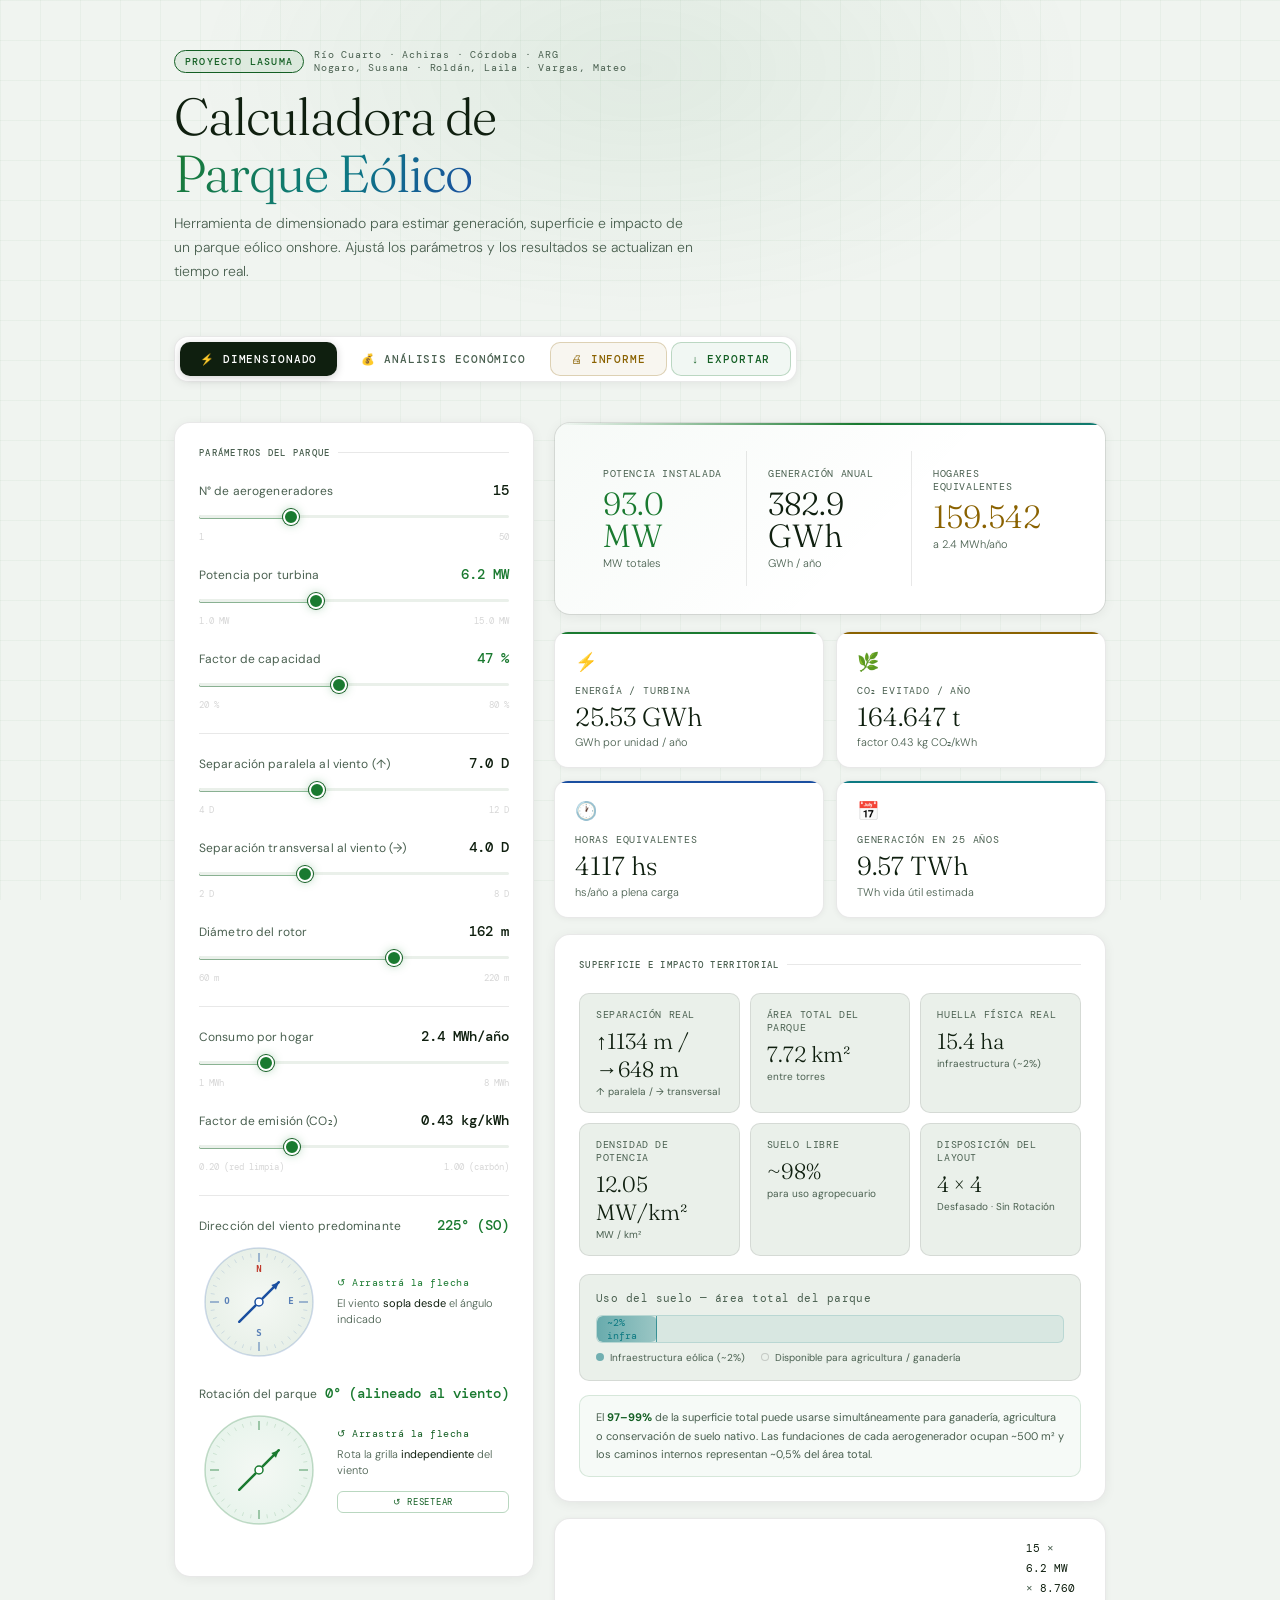
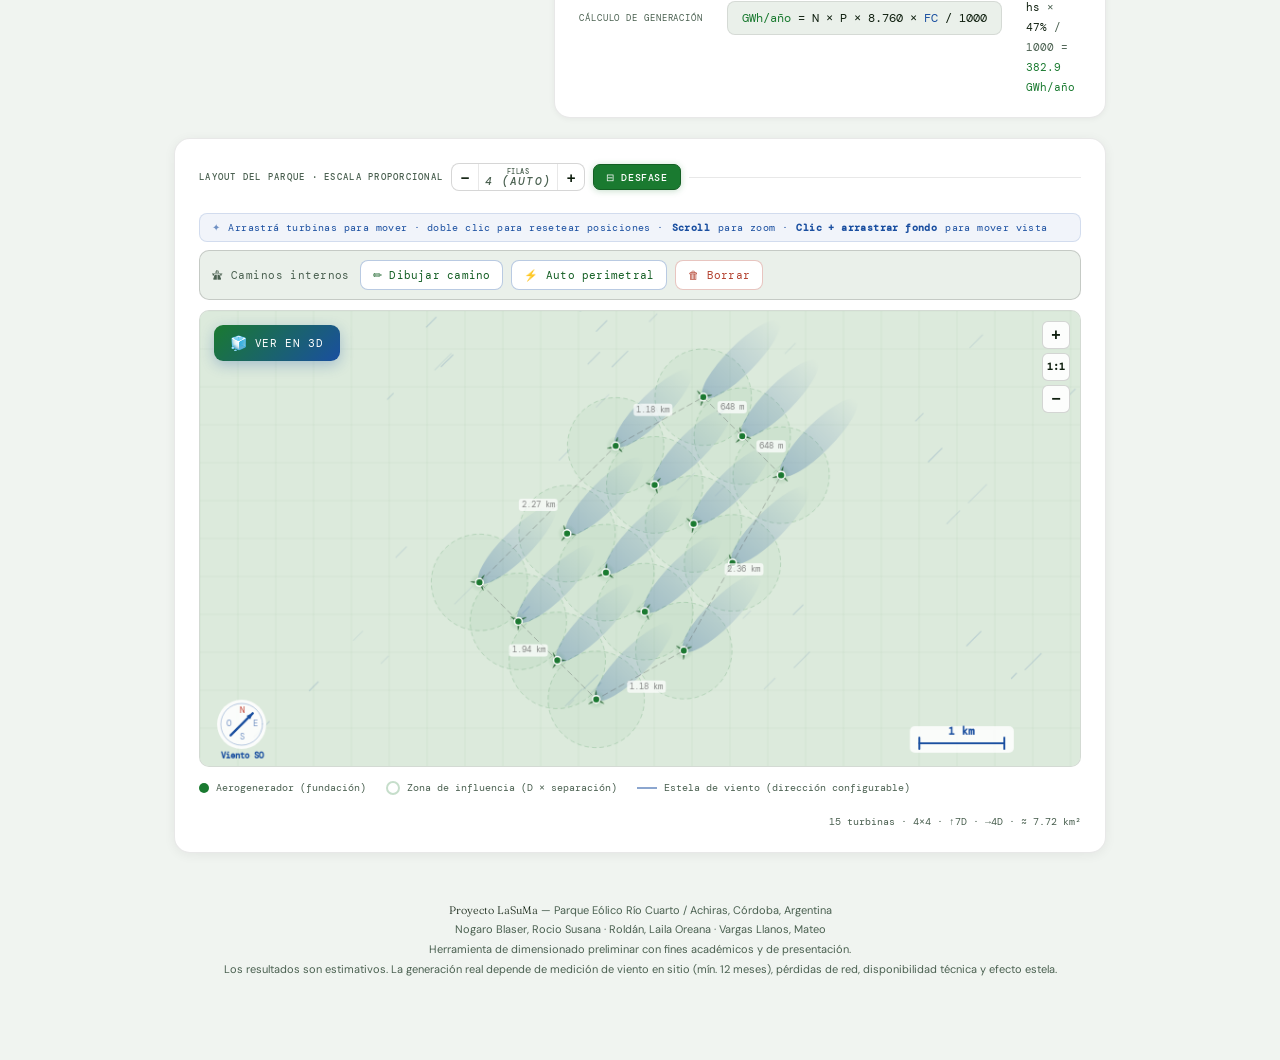
<file: index.html>
<!DOCTYPE html>
<html lang="es">
<head>
<meta charset="UTF-8">
<meta name="viewport" content="width=device-width, initial-scale=1.0">
<title>LaSuMa · Calculadora de Parque Eólico</title>
<link rel="preconnect" href="https://fonts.googleapis.com">
<link href="https://fonts.googleapis.com/css2?family=DM+Mono:wght@400;500&family=Fraunces:opsz,wght@9..144,300;9..144,400;9..144,600&family=DM+Sans:wght@300;400;500&display=swap" rel="stylesheet">
<link rel="stylesheet" href="css/styles.css">
</head>
<body>
<div class="wrapper">

  <!-- HEADER -->
  <div class="header">
    <div class="header-eyebrow">
      <span class="badge">Proyecto LaSuMa</span>
      <span class="badge-muted">Río Cuarto · Achiras · Córdoba · ARG<br>
				Nogaro, Susana  · Roldán, Laila · Vargas, Mateo</span>
    </div>
    <h1>Calculadora de<br><span>Parque Eólico</span></h1>
    <p>Herramienta de dimensionado para estimar generación, superficie e impacto de un parque eólico onshore. Ajustá los parámetros y los resultados se actualizan en tiempo real.</p>
  </div>

  <!-- TAB NAVIGATION -->
  <nav class="tab-nav">
    <button class="tab-btn active" id="tab-btn-parque" onclick="switchTab('parque')">⚡ Dimensionado</button>
    <button class="tab-btn eco"    id="tab-btn-eco"    onclick="switchTab('eco')">💰 Análisis Económico</button>
    <button class="tab-btn report-btn" id="tab-btn-report" onclick="generarInforme()" title="Generar informe imprimible / PDF con los valores actuales">🖨 Informe</button>
    <button class="tab-btn export-btn" id="tab-btn-export" onclick="exportarParque()" title="Exportar versión interactiva con valores actuales">↓ Exportar</button>
  </nav>

  <!-- TAB: DIMENSIONADO -->
  <div class="tab-page active" id="tab-parque">
  <div class="layout">
    <div class="panel">
      <div class="panel-label">Parámetros del parque</div>

      <div class="slider-group">
        <div class="slider-header">
          <span class="slider-name">N° de aerogeneradores</span>
          <span class="slider-value" id="out-n">15</span>
        </div>
        <div class="range-wrap">
          <div class="slider-track-fill" id="fill-n"></div>
          <input type="range" min="1" max="50" value="15" step="1" id="sl-n">
        </div>
        <div class="slider-limits"><span>1</span><span>50</span></div>
      </div>

      <div class="slider-group">
        <div class="slider-header">
          <span class="slider-name">Potencia por turbina</span>
          <span class="slider-value highlight" id="out-mw">6.2 MW</span>
        </div>
        <div class="range-wrap">
          <div class="slider-track-fill" id="fill-mw"></div>
          <input type="range" min="1.0" max="15.0" value="6.2" step="0.1" id="sl-mw">
        </div>
        <div class="slider-limits"><span>1.0 MW</span><span>15.0 MW</span></div>
      </div>

      <div class="slider-group">
        <div class="slider-header">
          <span class="slider-name">Factor de capacidad</span>
          <span class="slider-value highlight" id="out-fc">45 %</span>
        </div>
        <div class="range-wrap">
          <div class="slider-track-fill" id="fill-fc"></div>
          <input type="range" min="20" max="80" value="47" step="1" id="sl-fc">
        </div>
        <div class="slider-limits"><span>20 %</span><span>80 %</span></div>
      </div>

      <div class="divider"></div>

      <div class="slider-group">
        <div class="slider-header">
          <span class="slider-name">Separación paralela al viento (↑)</span>
          <span class="slider-value" id="out-sep-par">7.0 D</span>
        </div>
        <div class="range-wrap">
          <div class="slider-track-fill" id="fill-sep-par"></div>
          <input type="range" min="4.0" max="12.0" value="7.0" step="0.5" id="sl-sep-par">
        </div>
        <div class="slider-limits"><span>4 D</span><span>12 D</span></div>
      </div>

      <div class="slider-group">
        <div class="slider-header">
          <span class="slider-name">Separación transversal al viento (→)</span>
          <span class="slider-value" id="out-sep-trans">4.0 D</span>
        </div>
        <div class="range-wrap">
          <div class="slider-track-fill" id="fill-sep-trans"></div>
          <input type="range" min="2.0" max="8.0" value="4.0" step="0.5" id="sl-sep-trans">
        </div>
        <div class="slider-limits"><span>2 D</span><span>8 D</span></div>
      </div>

      <div class="slider-group">
        <div class="slider-header">
          <span class="slider-name">Diámetro del rotor</span>
          <span class="slider-value" id="out-diam">162 m</span>
        </div>
        <div class="range-wrap">
          <div class="slider-track-fill" id="fill-diam"></div>
          <input type="range" min="60" max="220" value="162" step="1" id="sl-diam">
        </div>
        <div class="slider-limits"><span>60 m</span><span>220 m</span></div>
      </div>

      <div class="divider"></div>

      <div class="slider-group">
        <div class="slider-header">
          <span class="slider-name">Consumo por hogar</span>
          <span class="slider-value" id="out-hog">2.4 MWh/año</span>
        </div>
        <div class="range-wrap">
          <div class="slider-track-fill" id="fill-hog"></div>
          <input type="range" min="1.0" max="8.0" value="2.4" step="0.1" id="sl-hog">
        </div>
        <div class="slider-limits"><span>1 MWh</span><span>8 MWh</span></div>
      </div>

      <div class="slider-group">
        <div class="slider-header">
          <span class="slider-name">Factor de emisión (CO₂)</span>
          <span class="slider-value" id="out-co2f">0.43 kg/kWh</span>
        </div>
        <div class="range-wrap">
          <div class="slider-track-fill" id="fill-co2f"></div>
          <input type="range" min="0.20" max="1.00" value="0.43" step="0.01" id="sl-co2f">
        </div>
        <div class="slider-limits"><span>0.20 (red limpia)</span><span>1.00 (carbón)</span></div>
      </div>

      <div class="divider"></div>

      <!-- WIND DIRECTION COMPASS -->
      <div class="slider-group">
        <div class="slider-header">
          <span class="slider-name">Dirección del viento predominante</span>
          <span class="slider-value highlight" id="out-wind-dir">225°  (SO)</span>
        </div>
        <div class="compass-wrap">
          <canvas id="compass-canvas" width="120" height="120" title="Arrastrá para cambiar la dirección del viento"></canvas>
          <div class="compass-info">
            <div class="compass-hint">↺ Arrastrá la flecha</div>
            <div class="compass-cardinals">
              <span>El viento <em>sopla desde</em> el ángulo indicado</span>
            </div>
          </div>
        </div>
      </div>

      <!-- PARK ROTATION COMPASS -->
      <div class="slider-group">
        <div class="slider-header">
          <span class="slider-name">Rotación del parque</span>
          <span class="slider-value highlight" id="out-park-rot">0°  (alineado al viento)</span>
        </div>
        <div class="compass-wrap">
          <canvas id="park-compass-canvas" width="120" height="120" title="Arrastrá para rotar la grilla del parque"></canvas>
          <div class="compass-info">
            <div class="compass-hint" style="color:var(--accent2);">↺ Arrastrá la flecha</div>
            <div class="compass-cardinals">
              <span>Rota la grilla <em>independiente</em> del viento</span>
            </div>
            <button id="park-rot-reset" style="margin-top:6px;font-family:'DM Mono',monospace;font-size:9px;letter-spacing:0.08em;text-transform:uppercase;padding:4px 10px;border-radius:6px;border:1px solid rgba(26,122,48,0.3);background:transparent;color:var(--accent2);cursor:pointer;">↺ Resetear</button>
          </div>
        </div>
      </div>

    </div><!-- /panel left -->

    <!-- RIGHT: RESULTADOS -->
    <div class="results-col">

      <div class="hero-metric">
        <div class="metric-cell">
          <div class="metric-label">Potencia instalada</div>
          <div class="metric-value green" id="r-mw">—</div>
          <div class="metric-unit">MW totales</div>
        </div>
        <div class="metric-cell">
          <div class="metric-label">Generación anual</div>
          <div class="metric-value" id="r-gwh">—</div>
          <div class="metric-unit">GWh / año</div>
        </div>
        <div class="metric-cell">
          <div class="metric-label">Hogares equivalentes</div>
          <div class="metric-value gold" id="r-hog-n">—</div>
          <div class="metric-unit" id="r-hog-unit">a 2.4 MWh/año</div>
        </div>
      </div>

      <div class="cards-grid">
        <div class="card c-green">
          <span class="card-icon">⚡</span>
          <div class="card-label">Energía / turbina</div>
          <div class="card-val" id="r-gwh-u">—</div>
          <div class="card-sub">GWh por unidad / año</div>
        </div>
        <div class="card c-gold">
          <span class="card-icon">🌿</span>
          <div class="card-label">CO₂ evitado / año</div>
          <div class="card-val" id="r-co2">—</div>
          <div class="card-sub" id="r-co2-sub">vs. generación convencional</div>
        </div>
        <div class="card c-blue">
          <span class="card-icon">🕐</span>
          <div class="card-label">Horas equivalentes</div>
          <div class="card-val" id="r-horas">—</div>
          <div class="card-sub">hs/año a plena carga</div>
        </div>
        <div class="card c-teal">
          <span class="card-icon">📅</span>
          <div class="card-label">Generación en 25 años</div>
          <div class="card-val" id="r-25y">—</div>
          <div class="card-sub">TWh vida útil estimada</div>
        </div>
      </div>

      <!-- SUPERFICIE -->
      <div class="surface-panel">
        <div class="panel-label">Superficie e impacto territorial</div>
        <div class="surface-grid">
          <div class="surface-item">
            <div class="surface-item-label">Separación real</div>
            <div class="surface-item-val" id="r-dist">—</div>
            <div class="surface-item-unit">↑ paralela / → transversal</div>
          </div>
          <div class="surface-item">
            <div class="surface-item-label">Área total del parque</div>
            <div class="surface-item-val" id="r-sup">—</div>
            <div class="surface-item-unit">entre torres</div>
          </div>
          <div class="surface-item">
            <div class="surface-item-label">Huella física real</div>
            <div class="surface-item-val" id="r-huella">—</div>
            <div class="surface-item-unit">infraestructura (~2%)</div>
          </div>
        </div>
        <div class="surface-grid" style="margin-top:10px">
          <div class="surface-item">
            <div class="surface-item-label">Densidad de potencia</div>
            <div class="surface-item-val" id="r-dens">—</div>
            <div class="surface-item-unit">MW / km²</div>
          </div>
          <div class="surface-item">
            <div class="surface-item-label">Suelo libre</div>
            <div class="surface-item-val" id="r-libre">~98%</div>
            <div class="surface-item-unit">para uso agropecuario</div>
          </div>
	  <div class="surface-item">
           	    <div class="surface-item-label">Disposición del layout</div>
           	   <div class="surface-item-val" id="r-layout">—</div>
            	   <div class="surface-item-unit" id="r-layout-sub">— · —</div>
          	  </div>
        </div>

        <div class="land-visual">
          <div class="land-bar-label">Uso del suelo — área total del parque</div>
          <div class="land-bar-track">
            <div class="land-bar-used" id="land-bar-fill" style="width:2%">
              <span id="land-bar-text">~2%</span>
            </div>
          </div>
          <div class="land-legend">
            <div class="land-legend-item"><div class="dot dot-teal"></div>Infraestructura eólica (~2%)</div>
            <div class="land-legend-item"><div class="dot dot-muted"></div>Disponible para agricultura / ganadería</div>
          </div>
        </div>

        <div class="note-box">
          El <strong>97–99%</strong> de la superficie total puede usarse simultáneamente para ganadería, agricultura o conservación de suelo nativo. Las fundaciones de cada aerogenerador ocupan ~500 m² y los caminos internos representan ~0,5% del área total.
        </div>
      </div>

      <!-- FÓRMULA VIVA -->
      <div class="formula-strip">
        <div class="formula-label">Cálculo de generación</div>
        <div class="formula-eq">
          <span class="f-green">GWh/año</span> = N × P × 8.760 × <span class="f-blue">FC</span> / 1000
        </div>
        <div class="formula-live" id="formula-live">
          — × — MW × 8.760 hs × — / 1000
        </div>
      </div>

    </div><!-- /results-col -->

    <!-- DIAGRAM — FULL WIDTH -->
    <div class="diagram-panel" style="grid-column: 1 / -1;">
      <div class="panel-label" style="justify-content: space-between; display:flex; align-items:center;">
        <span>Layout del parque · escala proporcional</span>
        <div style="display:flex; align-items:center; gap:8px;">
          <div class="canvas-rows-control" style="position:static; box-shadow:none; border-color:var(--border2);">
            <button class="rows-btn" id="rows-dec-btn" title="Menos filas">−</button>
            <div class="rows-display" id="rows-display" title="Clic para editar · Enter para confirmar">
              <span class="rows-display-label">Filas</span>
              <span class="rows-display-val auto-mode" id="rows-display-val">auto</span>
            </div>
            <button class="rows-btn" id="rows-inc-btn" title="Más filas">+</button>
            <button class="rows-reset-btn hidden" id="rows-reset-btn" title="Volver a automático">auto</button>
          </div>
          <button class="stagger-toggle active" id="stagger-toggle-btn" title="Alternar entre grilla desfasada y alineada" onclick="toggleStagger()">
            ⊟ Desfase
          </button>
        </div>
      </div>

      <div class="drag-hint-bar">
        <span>✦</span> Arrastrá turbinas para mover · doble clic para resetear posiciones · <strong>Scroll</strong> para zoom · <strong>Clic + arrastrar fondo</strong> para mover vista
      </div>

      <div class="road-toolbar">
        <span class="road-toolbar-label">🛣 Caminos internos</span>
        <button class="road-tool-btn" id="road-draw-btn" onclick="toggleRoadDraw()" title="Dibujar un camino con clics en el layout">✏ Dibujar camino</button>
        <button class="road-tool-btn" id="road-auto-btn" onclick="autoRoadPerimeter()" title="Generar un camino perimetral automático">⚡ Auto perimetral</button>
        <button class="road-tool-btn road-tool-clear" id="road-clear-btn" onclick="clearRoads()" title="Borrar todos los caminos">🗑 Borrar</button>
        <span class="road-hint" id="road-hint" style="display:none;">Clic = agregar punto · se pega a las turbinas · doble clic o «Terminar» para cerrar el tramo</span>
      </div>
      <div class="diagram-canvas-wrap">
        <div class="canvas-zoom-controls">
          <button class="zoom-btn" id="zoom-in-btn" title="Acercar">+</button>
          <button class="zoom-btn zoom-reset-btn" id="zoom-reset-btn" title="Restablecer vista">1:1</button>
          <button class="zoom-btn" id="zoom-out-btn" title="Alejar">−</button>
        </div>
        <canvas id="park-canvas" width="930" height="480"></canvas>
        <button class="view3d-btn" id="open-3d-btn" style="position:absolute; top:14px; left:14px;" title="Renderizar el parque en 3D">
          <span class="v3d-ico">🧊</span> Ver en 3D
        </button>
      </div>

      <div class="diagram-legend">
        <div class="legend-item">
          <div class="legend-dot" style="background:#1a7a30; width:10px; height:10px;"></div>
          Aerogenerador (fundación)
        </div>
        <div class="legend-item">
          <div class="legend-ring" style="border-color:rgba(26,122,48,0.25); width:14px; height:14px;"></div>
          Zona de influencia (D × separación)
        </div>
        <div class="legend-item">
          <div style="width:20px; height:2px; background:rgba(26,79,160,0.5);"></div>
          Estela de viento (dirección configurable)
        </div>
        <div class="legend-item" style="margin-left:auto;">
          <span style="font-family:'DM Mono',monospace; font-size:10px; color:var(--muted);" id="diagram-info">— turbinas · área —</span>
        </div>
      </div>
    </div>

  </div><!-- /layout -->

  <div class="footer-note">
    <strong>Proyecto LaSuMa</strong> — Parque Eólico Río Cuarto / Achiras, Córdoba, Argentina<br>
          Nogaro Blaser, Rocio Susana · Roldán, Laila Oreana · Vargas Llanos, Mateo<br>
    Herramienta de dimensionado preliminar con fines académicos y de presentación.<br>
    Los resultados son estimativos. La generación real depende de medición de viento en sitio (mín. 12 meses), pérdidas de red, disponibilidad técnica y efecto estela.
  </div>

  </div><!-- /tab-parque -->

  <!-- ══════════════════════════════════════════════════════════════════════ -->
  <!-- TAB: ANÁLISIS ECONÓMICO                                               -->
  <!-- ══════════════════════════════════════════════════════════════════════ -->
  <div class="tab-page" id="tab-eco">

    <div class="eco-layout">

      <!-- LEFT: PARÁMETROS ECONÓMICOS -->
      <div class="eco-panel">
        <div class="eco-panel-label">Parámetros económicos</div>

        <!-- Read-only from parque tab -->
        <div class="eco-readonly-group">
          <div class="eco-readonly-label">Desde el dimensionado</div>
          <div style="display:grid;grid-template-columns:1fr 1fr;gap:10px;margin-top:6px;">
            <div>
              <div class="eco-readonly-label">Potencia instalada</div>
              <div class="eco-readonly-val" id="e-potTotal">—</div>
              <div class="eco-readonly-sub">MW totales</div>
            </div>
            <div>
              <div class="eco-readonly-label">Generación anual</div>
              <div class="eco-readonly-val" id="e-gwhAnio">—</div>
              <div class="eco-readonly-sub">GWh / año</div>
            </div>
            <div>
              <div class="eco-readonly-label">Factor capacidad</div>
              <div class="eco-readonly-val" id="e-fc">—</div>
              <div class="eco-readonly-sub">% hora</div>
            </div>
          </div>
        </div><!-- /eco-readonly-group -->

        <!-- Precio de venta — ahora editable acá -->
        <div class="slider-group">
          <div class="slider-header">
            <span class="slider-name">Precio de venta de energía</span>
            <span class="slider-value highlight" id="out-precio">80.0 U$S/MWh</span>
          </div>
          <div class="eco-input-row">
            <div class="range-wrap" style="flex:1">
              <div class="slider-track-fill" id="fill-precio"></div>
              <input type="range" min="0" max="200" value="80" step="0.5" id="sl-precio">
            </div>
            <input type="number" class="eco-number-input" id="num-precio" value="80" min="0" max="200" step="0.5">
            <span class="eco-unit">U$S/MWh</span>
          </div>
          <div class="slider-limits"><span>0</span><span>200 U$S/MWh</span></div>
        </div>

        <!-- Venta anual — resultado inmediato del precio -->
        <div class="eco-readonly-group" style="background:linear-gradient(135deg,#fffdf5,#fff8e1);border-color:rgba(138,98,0,0.2);">
          <div class="eco-readonly-label" style="color:var(--gold);">Venta anual de energía estimada</div>
          <div style="display:flex;align-items:baseline;gap:10px;margin-top:4px;">
            <div class="eco-readonly-val" id="e-venta" style="color:var(--gold);font-size:26px;">—</div>
            <div class="eco-readonly-sub" id="e-venta-sub">U$S / año</div>
          </div>
        </div>

        <div class="divider"></div>

        <!-- Inversión por MW -->
        <div class="slider-group">
          <div class="slider-header">
            <span class="slider-name">Inversión por MW instalado</span>
            <span class="slider-value highlight" id="out-inversion">1.60 M U$S/MW</span>
          </div>
          <div class="eco-input-row">
            <div class="range-wrap" style="flex:1">
              <div class="slider-track-fill" id="fill-inversion"></div>
              <input type="range" min="0.5" max="3.0" value="1.6" step="0.01" id="sl-inversion">
            </div>
            <input type="number" class="eco-number-input" id="num-inversion" value="1.60" min="0.5" max="3.0" step="0.01">
            <span class="eco-unit">M U$S/MW</span>
          </div>
          <div class="slider-limits"><span>0.5</span><span>3.0 M U$S/MW</span></div>
        </div>

        <!-- OPEX anual -->
        <div class="slider-group">
          <div class="slider-header" style="margin-bottom:12px;">
            <span class="slider-name">OPEX anual</span>
            <button class="stagger-toggle active" id="opex-mode-btn" title="Alternar entre desglose por componentes y % del CAPEX" onclick="toggleOpexMode()">⊞ Desagregado</button>
          </div>

          <!-- MODO DESAGREGADO -->
          <div id="opex-desg">
            <div class="opex-comp-row">
              <span class="opex-comp-name">O&amp;M Vestas</span>
              <input type="number" class="eco-number-input" id="num-om" value="36" min="0" max="120" step="1" style="width:64px;">
              <span class="eco-unit">U$S/kW-año</span>
            </div>
            <div class="opex-comp-row">
              <span class="opex-comp-name">Arrendamiento</span>
              <input type="number" class="eco-number-input" id="num-arrend" value="3" min="0" max="15" step="0.1" style="width:64px;">
              <span class="eco-unit">% de ingresos</span>
            </div>
            <div class="opex-comp-row">
              <span class="opex-comp-name">Seguros</span>
              <input type="number" class="eco-number-input" id="num-seg" value="0.4" min="0" max="3" step="0.05" style="width:64px;">
              <span class="eco-unit">% del CAPEX</span>
            </div>
            <div class="opex-comp-row">
              <span class="opex-comp-name">CAMMESA / transporte</span>
              <input type="number" class="eco-number-input" id="num-cammesa" value="0.30" min="0" max="5" step="0.05" style="width:64px;">
              <span class="eco-unit">M U$S/año</span>
            </div>
            <div class="opex-comp-row">
              <span class="opex-comp-name">Administración / G&amp;A</span>
              <input type="number" class="eco-number-input" id="num-admin" value="0.30" min="0" max="5" step="0.05" style="width:64px;">
              <span class="eco-unit">M U$S/año</span>
            </div>
            <div class="opex-comp-row">
              <span class="opex-comp-name">Mantenimiento BoP</span>
              <input type="number" class="eco-number-input" id="num-bop" value="0.20" min="0" max="5" step="0.05" style="width:64px;">
              <span class="eco-unit">M U$S/año</span>
            </div>
            <div class="opex-comp-hint">O&amp;M y seguros se recalculan con la potencia y el CAPEX del dimensionado. El arrendamiento varía con la generación (degradación).</div>
          </div>

          <!-- MODO % CAPEX (simple) -->
          <div id="opex-pct" style="display:none;">
            <div class="slider-header">
              <span class="slider-name">OPEX como % del CAPEX</span>
              <span class="slider-value highlight" id="out-opex">2.5 % CAPEX</span>
            </div>
            <div class="eco-input-row">
              <div class="range-wrap" style="flex:1">
                <div class="slider-track-fill" id="fill-opex"></div>
                <input type="range" min="0.5" max="6.0" value="2.5" step="0.1" id="sl-opex">
              </div>
              <input type="number" class="eco-number-input" id="num-opex" value="2.5" min="0.5" max="6.0" step="0.1">
              <span class="eco-unit">% / año</span>
            </div>
            <div class="slider-limits"><span>0.5 %</span><span>6.0 %</span></div>
          </div>
        </div>

        <!-- Tasa de descuento -->
        <div class="slider-group">
          <div class="slider-header">
            <span class="slider-name">Tasa de descuento (WACC)</span>
            <span class="slider-value highlight" id="out-wacc">8.0 %</span>
          </div>
          <div class="eco-input-row">
            <div class="range-wrap" style="flex:1">
              <div class="slider-track-fill" id="fill-wacc"></div>
              <input type="range" min="0.0" max="20.0" value="8.0" step="0.1" id="sl-wacc">
            </div>
            <input type="number" class="eco-number-input" id="num-wacc" value="8.0" min="0.0" max="20.0" step="0.1">
            <span class="eco-unit">% anual</span>
          </div>
          <div class="slider-limits"><span>2 %</span><span>20 %</span></div>
        </div>

        <!-- Degradación anual -->
        <div class="slider-group">
          <div class="slider-header">
            <span class="slider-name">Degradación de generación</span>
            <span class="slider-value" id="out-degrad">0.5 %/año</span>
          </div>
          <div class="range-wrap">
            <div class="slider-track-fill" id="fill-degrad"></div>
            <input type="range" min="0.0" max="2.0" value="0.5" step="0.1" id="sl-degrad">
          </div>
          <div class="slider-limits"><span>0 %</span><span>2 %/año</span></div>
        </div>

        <!-- Vida útil -->
        <div class="slider-group">
          <div class="slider-header">
            <span class="slider-name">Vida útil del parque</span>
            <span class="slider-value" id="out-vida">25 años</span>
          </div>
          <div class="range-wrap">
            <div class="slider-track-fill" id="fill-vida"></div>
            <input type="range" min="15" max="35" value="25" step="1" id="sl-vida">
          </div>
          <div class="slider-limits"><span>15 años</span><span>35 años</span></div>
        </div>

        <div class="divider"></div>

        <!-- ── TRATAMIENTO FISCAL (RIGI) ── -->
        <div class="eco-panel-label" style="margin-bottom:16px;">Tratamiento fiscal · RIGI</div>

        <!-- Alícuota IIGG -->
        <div class="slider-group">
          <div class="slider-header">
            <span class="slider-name">Alícuota Impuesto a las Ganancias</span>
            <span class="slider-value highlight" id="out-alicuota">25.0 %</span>
          </div>
          <div class="eco-input-row">
            <div class="range-wrap" style="flex:1">
              <div class="slider-track-fill" id="fill-alicuota"></div>
              <input type="range" min="0" max="40" value="25" step="0.5" id="sl-alicuota">
            </div>
            <input type="number" class="eco-number-input" id="num-alicuota" value="25" min="0" max="40" step="0.5">
            <span class="eco-unit">%</span>
          </div>
          <div class="slider-limits"><span>0 %</span><span>RIGI 25% · general 35%</span></div>
        </div>

        <!-- Amortización acelerada: % bienes muebles -->
        <div class="slider-group">
          <div class="slider-header">
            <span class="slider-name">Amort. acelerada · bienes muebles</span>
            <span class="slider-value highlight" id="out-mueblespct">75 %</span>
          </div>
          <div class="eco-input-row">
            <div class="range-wrap" style="flex:1">
              <div class="slider-track-fill" id="fill-mueblespct"></div>
              <input type="range" min="0" max="100" value="75" step="1" id="sl-mueblespct">
            </div>
            <input type="number" class="eco-number-input" id="num-mueblespct" value="75" min="0" max="100" step="1">
            <span class="eco-unit">% CAPEX</span>
          </div>
          <div class="slider-limits"><span>aerogen. + eléctrico</span><span>obra civil: <span id="out-civilpct">25 %</span></span></div>
        </div>

        <!-- Años de amortización -->
        <div style="display:grid;grid-template-columns:1fr 1fr;gap:10px;margin-bottom:22px;">
          <div>
            <div class="eco-readonly-label">Cuotas bienes muebles</div>
            <div class="eco-input-row" style="margin-top:4px;">
              <input type="number" class="eco-number-input" id="num-mueblesanos" value="2" min="1" max="10" step="1" style="width:56px;">
              <span class="eco-unit">años</span>
            </div>
          </div>
          <div>
            <div class="eco-readonly-label">Años obra civil</div>
            <div class="eco-input-row" style="margin-top:4px;">
              <input type="number" class="eco-number-input" id="num-civilanos" value="12" min="1" max="20" step="1" style="width:56px;">
              <span class="eco-unit">años</span>
            </div>
          </div>
        </div>

        <!-- Vencimiento de quebrantos -->
        <div class="slider-group">
          <div class="eco-readonly-label">Vencimiento de quebrantos (trasladables, FIFO)</div>
          <div class="eco-input-row" style="margin-top:4px;">
            <input type="number" class="eco-number-input" id="num-quebvenc" value="5" min="0" max="10" step="1" style="width:56px;">
            <span class="eco-unit">años desde su generación</span>
          </div>
        </div>

        <div class="eco-note">
          El modelo usa <strong>flujo de caja descontado (DCF)</strong> sobre el flujo después de impuestos. La base imponible = EBITDA − amortización del año; la <strong>amortización acelerada RIGI</strong> genera quebrantos los primeros años, trasladables (FIFO) hasta su vencimiento. Impuesto = máx(0, base − quebrantos) × alícuota. El CAPEX se invierte en el año 0.
        </div>
      </div><!-- /eco-panel left -->

      <!-- RIGHT: RESULTADOS -->
      <div class="eco-results-col">

        <!-- KPI strip -->
        <div class="eco-kpi-grid">
          <div class="eco-kpi-cell">
            <div class="eco-kpi-label">CAPEX total</div>
            <div class="eco-kpi-val blue" id="e-capex">—</div>
            <div class="eco-kpi-unit">M U$S inversión inicial</div>
          </div>
          <div class="eco-kpi-cell">
            <div class="eco-kpi-label">Ingreso anual bruto</div>
            <div class="eco-kpi-val green" id="e-ingreso">—</div>
            <div class="eco-kpi-unit">M U$S / año (año 1)</div>
          </div>
          <div class="eco-kpi-cell">
            <div class="eco-kpi-label">OPEX anual</div>
            <div class="eco-kpi-val" id="e-opex-val">—</div>
            <div class="eco-kpi-unit">M U$S / año (año 1)</div>
          </div>
          <div class="eco-kpi-cell">
            <div class="eco-kpi-label">EBITDA año 1</div>
            <div class="eco-kpi-val green" id="e-flujo">—</div>
            <div class="eco-kpi-unit">M U$S (ingresos − OPEX)</div>
          </div>
          <div class="eco-kpi-cell">
            <div class="eco-kpi-label">Payback simple</div>
            <div class="eco-kpi-val gold" id="e-payback">—</div>
            <div class="eco-kpi-unit">años (post-impuestos)</div>
          </div>
          <div class="eco-kpi-cell">
            <div class="eco-kpi-label">Payback descontado</div>
            <div class="eco-kpi-val gold" id="e-payback-disc">—</div>
            <div class="eco-kpi-unit">años (post-imp. · WACC)</div>
          </div>
          <div class="eco-kpi-cell">
            <div class="eco-kpi-label">VAN · antes de imp.</div>
            <div class="eco-kpi-val" id="e-van">—</div>
            <div class="eco-kpi-unit">M U$S · operativo</div>
          </div>
          <div class="eco-kpi-cell">
            <div class="eco-kpi-label">VAN · después de imp.</div>
            <div class="eco-kpi-val" id="e-van-post">—</div>
            <div class="eco-kpi-unit">M U$S · al inversor</div>
          </div>
          <div class="eco-kpi-cell">
            <div class="eco-kpi-label">LCOE @WACC</div>
            <div class="eco-kpi-val" id="e-lcoe">—</div>
            <div class="eco-kpi-unit">U$S/MWh · costo nivelado</div>
          </div>
          <div class="eco-kpi-cell">
            <div class="eco-kpi-label">TIR · antes de imp.</div>
            <div class="eco-kpi-val" id="e-tir">—</div>
            <div class="eco-kpi-unit">% · operativo</div>
          </div>
          <div class="eco-kpi-cell">
            <div class="eco-kpi-label">TIR · después de imp.</div>
            <div class="eco-kpi-val" id="e-tir-post">—</div>
            <div class="eco-kpi-unit">% · al inversor</div>
          </div>
          <div class="eco-kpi-cell">
            <div class="eco-kpi-label">Flujo acum. post-imp.</div>
            <div class="eco-kpi-val green" id="e-flujoacum-post">—</div>
            <div class="eco-kpi-unit">M U$S (sin descontar)</div>
          </div>
        </div>

        <!-- GANANCIA NETA — card destacada -->
        <div class="eco-ganancia-card" id="eco-ganancia-wrap">
          <div class="eco-ganancia-label">Ganancia neta · vida útil · después de impuestos</div>
          <div class="eco-kpi-val-big positive" id="e-ganancia">—</div>
          <div class="eco-ganancia-sub">Flujo de fondos neto acumulado (post-impuestos) − CAPEX inicial · sin descontar</div>
        </div>

        <!-- Cashflow chart -->
        <div class="eco-chart-panel">
          <div class="eco-panel-label" style="margin-bottom:16px;">Flujo de caja acumulado · vida útil</div>
          <canvas id="cashflow-canvas" width="580" height="220"></canvas>
        </div>

      </div><!-- /eco-results-col -->

    </div><!-- /eco-layout -->

    <div class="footer-note" style="margin-top:40px;">
      <strong>Análisis económico preliminar</strong> — Los valores son estimativos y no constituyen asesoramiento financiero.<br>
      CAPEX típico eólico onshore ARG 2024: 1.2–1.8 M U$S/MW. OPEX: 2–3% del CAPEX anual. Vida útil: 20–30 años.
    </div>

  </div><!-- /tab-eco -->

</div><!-- /wrapper -->

<!-- ══════════════════════════════════════════════════════════════════════ -->
<!-- INFORME IMPRIMIBLE / PDF  (oculto en pantalla, visible solo al imprimir) -->
<!-- ══════════════════════════════════════════════════════════════════════ -->
<div class="report-doc" id="report-doc">

  <!-- Portada -->
  <div class="rep-header">
    <div class="rep-eyebrow">Parque Eólico · Informe de dimensionado y análisis económico</div>
    <div class="rep-title">Proyecto LaSuMa</div>
    <div class="rep-subtitle">Río Cuarto / Achiras · Córdoba, Argentina</div>
    <div class="rep-meta">
      <span class="rep-team">Nogaro Blaser, Rocío Susana · Roldán, Laila Oreana · Vargas Llanos, Mateo</span>
      <span id="rep-fecha">—</span>
    </div>
  </div>

  <!-- Titulares -->
  <div class="rep-headline">
    <div class="rep-hl-cell"><div class="rep-hl-val" id="rep-pot">—</div><div class="rep-hl-lbl">Potencia instalada</div></div>
    <div class="rep-hl-cell"><div class="rep-hl-val" id="rep-gen">—</div><div class="rep-hl-lbl">Generación anual</div></div>
    <div class="rep-hl-cell"><div class="rep-hl-val" id="rep-fc">—</div><div class="rep-hl-lbl">Factor de capacidad</div></div>
  </div>

  <!-- Diagrama del parque -->
  <div class="rep-section">
    <div class="rep-sec-title">Disposición del parque</div>
    <div class="rep-figure">
      <img id="rep-img-park" alt="Diagrama del parque eólico">
      <div class="rep-fig-caption" id="rep-park-info">—</div>
    </div>
  </div>

  <!-- Parámetros de dimensionado (entradas) -->
  <div class="rep-section">
    <div class="rep-sec-title">Parámetros de dimensionado</div>
    <div class="rep-params">
      <div class="rep-param-row"><span class="rep-p-lbl">N.º de aerogeneradores</span><span class="rep-p-val" id="rep-n">—</span></div>
      <div class="rep-param-row"><span class="rep-p-lbl">Potencia unitaria</span><span class="rep-p-val" id="rep-mw">—</span></div>
      <div class="rep-param-row"><span class="rep-p-lbl">Diámetro de rotor</span><span class="rep-p-val" id="rep-diam">—</span></div>
      <div class="rep-param-row"><span class="rep-p-lbl">Separación entre filas</span><span class="rep-p-val" id="rep-seppar">—</span></div>
      <div class="rep-param-row"><span class="rep-p-lbl">Separación transversal</span><span class="rep-p-val" id="rep-septrans">—</span></div>
      <div class="rep-param-row"><span class="rep-p-lbl">Dirección del viento</span><span class="rep-p-val" id="rep-wind">—</span></div>
      <div class="rep-param-row"><span class="rep-p-lbl">Rotación de la grilla</span><span class="rep-p-val" id="rep-rot">—</span></div>
      <div class="rep-param-row"><span class="rep-p-lbl">Consumo hogar ref.</span><span class="rep-p-val" id="rep-hog">—</span></div>
      <div class="rep-param-row"><span class="rep-p-lbl">Factor de emisión</span><span class="rep-p-val" id="rep-co2f">—</span></div>
    </div>
  </div>

  <!-- Resultados del dimensionado (salidas) -->
  <div class="rep-section">
    <div class="rep-sec-title">Resultados del dimensionado</div>
    <div class="rep-kpi-grid five">
      <div class="rep-kpi-cell"><div class="rep-kpi-label">Hogares abastecidos</div><div class="rep-kpi-val green" id="rep-hogares">—</div><div class="rep-kpi-unit">viviendas equivalentes</div></div>
      <div class="rep-kpi-cell"><div class="rep-kpi-label">CO₂ evitado / año</div><div class="rep-kpi-val green" id="rep-co2">—</div><div class="rep-kpi-unit">toneladas / año</div></div>
      <div class="rep-kpi-cell"><div class="rep-kpi-label">Horas equivalentes</div><div class="rep-kpi-val" id="rep-horas">—</div><div class="rep-kpi-unit">h/año a plena carga</div></div>
      <div class="rep-kpi-cell"><div class="rep-kpi-label">Gen. por turbina</div><div class="rep-kpi-val" id="rep-gwhu">—</div><div class="rep-kpi-unit">GWh / año · turbina</div></div>
      <div class="rep-kpi-cell"><div class="rep-kpi-label">Generación 25 años</div><div class="rep-kpi-val" id="rep-25y">—</div><div class="rep-kpi-unit">TWh acumulados</div></div>
      <div class="rep-kpi-cell"><div class="rep-kpi-label">Superficie ocupada</div><div class="rep-kpi-val" id="rep-sup">—</div><div class="rep-kpi-unit">área de la grilla</div></div>
      <div class="rep-kpi-cell"><div class="rep-kpi-label">Huella real</div><div class="rep-kpi-val" id="rep-huella">—</div><div class="rep-kpi-unit">infraestructura (~2%)</div></div>
      <div class="rep-kpi-cell"><div class="rep-kpi-label">Densidad de potencia</div><div class="rep-kpi-val" id="rep-dens">—</div><div class="rep-kpi-unit">potencia / superficie</div></div>
      <div class="rep-kpi-cell"><div class="rep-kpi-label">Distancia entre turbinas</div><div class="rep-kpi-val" id="rep-dist" style="font-size:12px;">—</div><div class="rep-kpi-unit">fila / transversal</div></div>
      <div class="rep-kpi-cell"><div class="rep-kpi-label">Disposición (filas × col)</div><div class="rep-kpi-val" id="rep-layout">—</div><div class="rep-kpi-unit">grilla del parque</div></div>
    </div>
  </div>

  <!-- KPIs económicos -->
  <div class="rep-section rep-pagebreak">
    <div class="rep-sec-title">Indicadores económicos</div>
    <div class="rep-kpi-grid">
      <div class="rep-kpi-cell"><div class="rep-kpi-label">CAPEX total</div><div class="rep-kpi-val blue" id="rep-capex">—</div><div class="rep-kpi-unit">M U$S · inversión inicial</div></div>
      <div class="rep-kpi-cell"><div class="rep-kpi-label">Ingreso anual bruto</div><div class="rep-kpi-val green" id="rep-ingreso">—</div><div class="rep-kpi-unit">M U$S / año (año 1)</div></div>
      <div class="rep-kpi-cell"><div class="rep-kpi-label">OPEX anual</div><div class="rep-kpi-val" id="rep-opex">—</div><div class="rep-kpi-unit">M U$S / año (año 1)</div></div>
      <div class="rep-kpi-cell"><div class="rep-kpi-label">EBITDA año 1</div><div class="rep-kpi-val green" id="rep-ebitda">—</div><div class="rep-kpi-unit">M U$S · ingresos − OPEX</div></div>
      <div class="rep-kpi-cell"><div class="rep-kpi-label">Payback simple</div><div class="rep-kpi-val gold" id="rep-payback">—</div><div class="rep-kpi-unit">años · post-impuestos</div></div>
      <div class="rep-kpi-cell"><div class="rep-kpi-label">Payback descontado</div><div class="rep-kpi-val gold" id="rep-payback-disc">—</div><div class="rep-kpi-unit">años · post-imp. · WACC</div></div>
      <div class="rep-kpi-cell"><div class="rep-kpi-label">LCOE @WACC</div><div class="rep-kpi-val" id="rep-lcoe">—</div><div class="rep-kpi-unit">U$S/MWh · costo nivelado</div></div>
      <div class="rep-kpi-cell"><div class="rep-kpi-label">Flujo acum. post-imp.</div><div class="rep-kpi-val green" id="rep-flujoacum">—</div><div class="rep-kpi-unit">M U$S · sin descontar</div></div>
      <div class="rep-kpi-cell"><div class="rep-kpi-label">VAN · antes de imp.</div><div class="rep-kpi-val" id="rep-van">—</div><div class="rep-kpi-unit">M U$S · operativo</div></div>
      <div class="rep-kpi-cell"><div class="rep-kpi-label">VAN · después de imp.</div><div class="rep-kpi-val" id="rep-van-post">—</div><div class="rep-kpi-unit">M U$S · al inversor</div></div>
      <div class="rep-kpi-cell"><div class="rep-kpi-label">TIR · antes de imp.</div><div class="rep-kpi-val" id="rep-tir">—</div><div class="rep-kpi-unit">% · operativo</div></div>
      <div class="rep-kpi-cell"><div class="rep-kpi-label">TIR · después de imp.</div><div class="rep-kpi-val" id="rep-tir-post">—</div><div class="rep-kpi-unit">% · al inversor</div></div>
    </div>

    <div class="rep-ganancia">
      <div class="rep-g-lbl">Ganancia neta · vida útil · después de impuestos</div>
      <div class="rep-g-val" id="rep-ganancia">—</div>
      <div class="rep-g-sub">Flujo de fondos neto acumulado (post-impuestos) − CAPEX inicial · sin descontar</div>
    </div>
  </div>

  <!-- Flujo de caja + supuestos -->
  <div class="rep-section">
    <div class="rep-sec-title">Flujo de caja acumulado y supuestos</div>
    <div class="rep-figure" style="margin-bottom:14px;">
      <img id="rep-img-cashflow" alt="Flujo de caja acumulado a lo largo de la vida útil">
      <div class="rep-fig-caption">Flujo de caja acumulado · vida útil del proyecto</div>
    </div>
    <div class="rep-assump">
      <div class="rep-assump-row"><span class="rep-a-lbl">Precio de venta</span><span class="rep-a-val" id="rep-precio">—</span></div>
      <div class="rep-assump-row"><span class="rep-a-lbl">Inversión por MW</span><span class="rep-a-val" id="rep-inversion">—</span></div>
      <div class="rep-assump-row"><span class="rep-a-lbl">OPEX</span><span class="rep-a-val" id="rep-opexpct">—</span></div>
      <div class="rep-assump-row"><span class="rep-a-lbl">WACC (tasa de descuento)</span><span class="rep-a-val" id="rep-wacc">—</span></div>
      <div class="rep-assump-row"><span class="rep-a-lbl">Degradación anual</span><span class="rep-a-val" id="rep-degrad">—</span></div>
      <div class="rep-assump-row"><span class="rep-a-lbl">Vida útil</span><span class="rep-a-val" id="rep-vida">—</span></div>
      <div class="rep-assump-row"><span class="rep-a-lbl">Alícuota Imp. Ganancias</span><span class="rep-a-val" id="rep-alicuota">—</span></div>
      <div class="rep-assump-row"><span class="rep-a-lbl">Separación entre filas</span><span class="rep-a-val" id="rep-sep">—</span></div>
    </div>
  </div>

  <div class="rep-footer">
    <strong>Proyecto LaSuMa</strong> — Herramienta de dimensionado preliminar con fines académicos y de presentación.<br>
    Los resultados son estimativos. La generación real depende de medición de viento en sitio (mín. 12 meses), pérdidas de red, disponibilidad técnica y efecto estela. No constituye asesoramiento financiero.
  </div>

</div><!-- /report-doc -->

<script src="js/economics.js"></script>
<script src="js/park2d.js"></script>
<script src="js/app.js"></script>

<!-- ══════════════════ MODAL VISTA 3D DEL PARQUE ══════════════════ -->
<div id="park3d-modal" aria-hidden="true">
  <canvas id="park3d-canvas"></canvas>
  <div class="p3d-overlay">
    <div class="p3d-title">Recorrido 3D del parque<small id="p3d-sub">— aerogeneradores</small></div>
    <button class="p3d-close" id="close-3d-btn" title="Cerrar (Esc)">×</button>
    <div class="p3d-terrain" id="p3d-terrain" title="Cambiar el tipo de terreno"></div>
    <div class="p3d-hud" id="p3d-hud"></div>
    <div class="p3d-hint">Arrastrá para girar · Rueda / pellizco para zoom<br>Botón derecho para desplazar</div>
    <div class="p3d-loading" id="p3d-loading">Generando escena…</div>
  </div>
</div>

<!-- Three.js (UMD, embebido para funcionamiento offline) -->
<script src="js/three.min.js"></script>

<!-- Motor de la vista 3D -->
<script src="js/park3d.js"></script>
</body>
</html>
</file>
<file: css/styles.css>
:root {
  --bg:        #f0f4f0;
  --surface:   #ffffff;
  --surface2:  #eaf0ea;
  --border:    rgba(0,0,0,0.09);
  --border2:   rgba(0,0,0,0.16);
  --text:      #0f1f0f;
  --muted:     #4a6050;
  --accent:    #1a7a30;
  --accent2:   #145f24;
  --gold:      #8a6200;
  --blue:      #1a4fa0;
  --teal:      #0d7a82;
  --red:       #c0392b;
  --glow:      rgba(26,122,48,0.12);
}

*, *::before, *::after { box-sizing: border-box; margin: 0; padding: 0; }

body {
  font-family: 'DM Sans', sans-serif;
  background: var(--bg);
  color: var(--text);
  min-height: 100vh;
  padding: 0;
  overflow-x: hidden;
}

/* ── BACKGROUND TEXTURE ── */
body::before {
  content: '';
  position: fixed;
  inset: 0;
  background-image:
    linear-gradient(rgba(26,122,48,0.04) 1px, transparent 1px),
    linear-gradient(90deg, rgba(26,122,48,0.04) 1px, transparent 1px);
  background-size: 40px 40px;
  pointer-events: none;
  z-index: 0;
}

/* ── TOP RADIAL GLOW ── */
body::after {
  content: '';
  position: fixed;
  top: -20%;
  left: 50%;
  transform: translateX(-50%);
  width: 900px;
  height: 500px;
  background: radial-gradient(ellipse at center, rgba(26,122,48,0.07) 0%, transparent 70%);
  pointer-events: none;
  z-index: 0;
}

.wrapper {
  position: relative;
  z-index: 1;
  max-width: 980px;
  margin: 0 auto;
  padding: 48px 24px 80px;
}

/* ── HEADER ── */
.header {
  margin-bottom: 52px;
  animation: fadeDown 0.7s ease both;
}

.header-eyebrow {
  display: flex;
  align-items: center;
  gap: 10px;
  margin-bottom: 14px;
}

.badge {
  font-family: 'DM Mono', monospace;
  font-size: 10px;
  font-weight: 500;
  letter-spacing: 0.12em;
  text-transform: uppercase;
  padding: 4px 10px;
  border-radius: 20px;
  border: 1px solid var(--accent2);
  color: var(--accent2);
  background: rgba(26,122,48,0.08);
}

.badge-muted {
  font-family: 'DM Mono', monospace;
  font-size: 10px;
  color: var(--muted);
  letter-spacing: 0.08em;
}

.header h1 {
  font-family: 'Fraunces', serif;
  font-size: clamp(32px, 5vw, 52px);
  font-weight: 300;
  line-height: 1.1;
  letter-spacing: -0.02em;
  color: var(--text);
  margin-bottom: 10px;
}

.header h1 span {
  color: var(--accent);
}

.header p {
  font-size: 14px;
  color: var(--muted);
  font-weight: 300;
  max-width: 520px;
  line-height: 1.7;
}

/* ── LAYOUT ── */
.layout {
  display: grid;
  grid-template-columns: 360px 1fr;
  gap: 20px;
  align-items: start;
}

/* ── PANELS ── */
.panel {
  background: var(--surface);
  border: 1px solid var(--border);
  border-radius: 16px;
  padding: 24px;
  animation: fadeUp 0.6s ease both;
  box-shadow: 0 2px 12px rgba(0,0,0,0.06);
}

.panel:nth-child(1) { animation-delay: 0.1s; }
.panel:nth-child(2) { animation-delay: 0.15s; }

.panel-label {
  font-family: 'DM Mono', monospace;
  font-size: 9px;
  font-weight: 500;
  letter-spacing: 0.14em;
  text-transform: uppercase;
  color: var(--muted);
  margin-bottom: 22px;
  display: flex;
  align-items: center;
  gap: 8px;
}

.panel-label::after {
  content: '';
  flex: 1;
  height: 1px;
  background: var(--border);
}

/* ── SLIDERS ── */
.slider-group {
  margin-bottom: 22px;
}

.slider-header {
  display: flex;
  justify-content: space-between;
  align-items: baseline;
  margin-bottom: 8px;
}

.slider-name {
  font-size: 12px;
  font-weight: 400;
  color: var(--muted);
  letter-spacing: 0.01em;
}

.slider-value {
  font-family: 'DM Mono', monospace;
  font-size: 14px;
  font-weight: 500;
  color: var(--text);
  transition: color 0.2s;
}

.slider-value.highlight {
  color: var(--accent);
}

.range-wrap {
  position: relative;
  height: 20px;
  display: flex;
  align-items: center;
}

input[type=range] {
  -webkit-appearance: none;
  appearance: none;
  width: 100%;
  height: 3px;
  background: var(--surface2);
  border-radius: 3px;
  outline: none;
  cursor: pointer;
  position: relative;
}

input[type=range]::-webkit-slider-thumb {
  -webkit-appearance: none;
  appearance: none;
  width: 16px;
  height: 16px;
  border-radius: 50%;
  background: var(--accent);
  border: 2px solid var(--surface);
  box-shadow: 0 0 0 1px var(--accent2), 0 0 10px rgba(26,122,48,0.35);
  cursor: pointer;
  transition: box-shadow 0.2s, transform 0.2s;
}

input[type=range]::-webkit-slider-thumb:hover {
  box-shadow: 0 0 0 1px var(--accent), 0 0 18px rgba(26,122,48,0.5);
  transform: scale(1.15);
}

input[type=range]::-moz-range-thumb {
  width: 16px;
  height: 16px;
  border-radius: 50%;
  background: var(--accent);
  border: 2px solid var(--surface);
  cursor: pointer;
}

.slider-track-fill {
  position: absolute;
  left: 0;
  top: 50%;
  transform: translateY(-50%);
  height: 3px;
  background: linear-gradient(90deg, var(--accent2), var(--accent));
  border-radius: 3px;
  pointer-events: none;
  transition: width 0.1s;
}

.slider-limits {
  display: flex;
  justify-content: space-between;
  margin-top: 4px;
}

.slider-limits span {
  font-family: 'DM Mono', monospace;
  font-size: 9px;
  color: var(--border2);
}

.divider {
  height: 1px;
  background: var(--border);
  margin: 20px 0;
}

/* ── RESULT COLUMN ── */
.results-col {
  display: flex;
  flex-direction: column;
  gap: 16px;
}

/* ── HERO METRIC ── */
.hero-metric {
  background: var(--surface);
  border: 1px solid var(--border);
  border-radius: 16px;
  padding: 28px;
  display: grid;
  grid-template-columns: 1fr 1fr 1fr;
  gap: 1px;
  background-clip: padding-box;
  overflow: hidden;
  position: relative;
  animation: fadeUp 0.6s ease 0.2s both;
  box-shadow: 0 2px 12px rgba(0,0,0,0.06);
}

.hero-metric::before {
  content: '';
  position: absolute;
  inset: 0;
  background: linear-gradient(135deg, rgba(26,122,48,0.04) 0%, transparent 60%);
  pointer-events: none;
}

.metric-cell {
  padding: 16px 20px;
  border-right: 1px solid var(--border);
}

.metric-cell:last-child { border-right: none; }

.metric-label {
  font-size: 10px;
  color: var(--muted);
  letter-spacing: 0.06em;
  text-transform: uppercase;
  margin-bottom: 8px;
  font-family: 'DM Mono', monospace;
}

.metric-value {
  font-family: 'Fraunces', serif;
  font-size: 32px;
  font-weight: 300;
  color: var(--text);
  line-height: 1;
  margin-bottom: 4px;
  transition: all 0.3s;
}

.metric-value.green { color: var(--accent); }
.metric-value.gold  { color: var(--gold); }
.metric-value.blue  { color: var(--blue); }

.metric-unit {
  font-size: 11px;
  color: var(--muted);
  font-weight: 300;
}

/* ── GRID CARDS ── */
.cards-grid {
  display: grid;
  grid-template-columns: 1fr 1fr;
  gap: 12px;
  animation: fadeUp 0.6s ease 0.25s both;
}

.card {
  background: var(--surface);
  border: 1px solid var(--border);
  border-radius: 14px;
  padding: 18px 20px;
  position: relative;
  overflow: hidden;
  transition: border-color 0.2s, transform 0.2s;
  box-shadow: 0 1px 6px rgba(0,0,0,0.05);
}

.card:hover {
  border-color: var(--border2);
  transform: translateY(-1px);
}

.card::before {
  content: '';
  position: absolute;
  top: 0; left: 0; right: 0;
  height: 2px;
  border-radius: 14px 14px 0 0;
}

.card.c-green::before { background: var(--accent); }
.card.c-gold::before  { background: var(--gold); }
.card.c-blue::before  { background: var(--blue); }
.card.c-teal::before  { background: var(--teal); }

.card-icon {
  font-size: 18px;
  margin-bottom: 10px;
  display: block;
}

.card-label {
  font-size: 10px;
  color: var(--muted);
  text-transform: uppercase;
  letter-spacing: 0.08em;
  font-family: 'DM Mono', monospace;
  margin-bottom: 6px;
}

.card-val {
  font-family: 'Fraunces', serif;
  font-size: 26px;
  font-weight: 300;
  color: var(--text);
  line-height: 1.1;
  transition: all 0.3s;
}

.card-sub {
  font-size: 11px;
  color: var(--muted);
  margin-top: 4px;
  font-weight: 300;
}

/* ── SURFACE PANEL ── */
.surface-panel {
  background: var(--surface);
  border: 1px solid var(--border);
  border-radius: 16px;
  padding: 24px;
  animation: fadeUp 0.6s ease 0.3s both;
  box-shadow: 0 2px 12px rgba(0,0,0,0.06);
}

.surface-grid {
  display: grid;
  grid-template-columns: 1fr 1fr 1fr;
  gap: 10px;
}

.surface-item {
  padding: 14px 16px;
  background: var(--surface2);
  border-radius: 10px;
  border: 1px solid var(--border);
}

.surface-item-label {
  font-size: 10px;
  color: var(--muted);
  font-family: 'DM Mono', monospace;
  text-transform: uppercase;
  letter-spacing: 0.06em;
  margin-bottom: 6px;
}

.surface-item-val {
  font-family: 'Fraunces', serif;
  font-size: 22px;
  font-weight: 300;
  color: var(--text);
  transition: all 0.3s;
}

.surface-item-unit {
  font-size: 10px;
  color: var(--muted);
  margin-top: 2px;
}

/* ── VISUAL BAR ── */
.land-visual {
  margin-top: 18px;
  background: var(--surface2);
  border-radius: 10px;
  padding: 16px;
  border: 1px solid var(--border);
}

.land-bar-label {
  font-size: 11px;
  color: var(--muted);
  margin-bottom: 10px;
  font-family: 'DM Mono', monospace;
  letter-spacing: 0.04em;
}

.land-bar-track {
  height: 28px;
  background: rgba(13,122,130,0.08);
  border-radius: 6px;
  border: 1px solid rgba(13,122,130,0.15);
  overflow: hidden;
  position: relative;
  margin-bottom: 8px;
}

.land-bar-used {
  height: 100%;
  background: linear-gradient(90deg, rgba(13,122,130,0.55), rgba(13,122,130,0.3));
  border-radius: 6px;
  display: flex;
  align-items: center;
  padding-left: 10px;
  font-family: 'DM Mono', monospace;
  font-size: 10px;
  color: var(--teal);
  transition: width 0.5s ease;
  min-width: 60px;
  position: relative;
}

.land-bar-used::after {
  content: '';
  position: absolute;
  right: 0;
  top: 0;
  bottom: 0;
  width: 1px;
  background: rgba(13,122,130,0.7);
}

.land-legend {
  display: flex;
  gap: 16px;
}

.land-legend-item {
  display: flex;
  align-items: center;
  gap: 6px;
  font-size: 10px;
  color: var(--muted);
}

.dot {
  width: 8px;
  height: 8px;
  border-radius: 50%;
}

.dot-teal  { background: rgba(13,122,130,0.55); }
.dot-muted { background: var(--surface2); border: 1px solid var(--border2); }

.note-box {
  margin-top: 14px;
  padding: 12px 16px;
  background: rgba(26,122,48,0.04);
  border: 1px solid rgba(26,122,48,0.14);
  border-radius: 10px;
  font-size: 11px;
  color: var(--muted);
  line-height: 1.7;
}

.note-box strong { color: var(--accent2); }

/* ── FORMULA STRIP ── */
.formula-strip {
  background: var(--surface);
  border: 1px solid var(--border);
  border-radius: 16px;
  padding: 20px 24px;
  animation: fadeUp 0.6s ease 0.35s both;
  display: flex;
  align-items: center;
  gap: 24px;
  flex-wrap: wrap;
  box-shadow: 0 1px 6px rgba(0,0,0,0.05);
}

.formula-label {
  font-family: 'DM Mono', monospace;
  font-size: 9px;
  color: var(--muted);
  text-transform: uppercase;
  letter-spacing: 0.1em;
  white-space: nowrap;
}

.formula-eq {
  font-family: 'DM Mono', monospace;
  font-size: 12px;
  color: var(--text);
  background: var(--surface2);
  padding: 8px 14px;
  border-radius: 8px;
  border: 1px solid var(--border);
  white-space: nowrap;
}

.formula-eq .f-green { color: var(--accent); }
.formula-eq .f-blue  { color: var(--blue); }

.formula-live {
  font-family: 'DM Mono', monospace;
  font-size: 11px;
  color: var(--muted);
  line-height: 1.8;
  flex: 1;
}

.formula-live span { color: var(--text); }

/* ── DIAGRAM PANEL ── */
.diagram-panel {
  grid-column: 1 / -1;
  background: var(--surface);
  border: 1px solid var(--border);
  border-radius: 16px;
  padding: 24px;
  animation: fadeUp 0.6s ease 0.4s both;
  box-shadow: 0 2px 12px rgba(0,0,0,0.06);
}

.diagram-canvas-wrap {
  position: relative;
  width: 100%;
  border-radius: 10px;
  overflow: hidden;
  background: #e8f0e8;
  border: 1px solid var(--border);
}

#park-canvas {
  display: block;
  width: 100%;
  height: auto;
  touch-action: none;   /* el gesto sobre el canvas mueve/zoomea, no scrollea la página */
}

.diagram-legend {
  margin-top: 14px;
  display: flex;
  align-items: center;
  gap: 20px;
  flex-wrap: wrap;
}

.legend-item {
  display: flex;
  align-items: center;
  gap: 7px;
  font-family: 'DM Mono', monospace;
  font-size: 10px;
  color: var(--muted);
}

.legend-dot {
  width: 12px;
  height: 12px;
  border-radius: 50%;
  flex-shrink: 0;
}

.legend-ring {
  width: 12px;
  height: 12px;
  border-radius: 50%;
  border: 2px solid;
  flex-shrink: 0;
  background: transparent;
}

/* ── FOOTER ── */
.footer-note {
  margin-top: 48px;
  text-align: center;
  font-size: 11px;
  color: var(--muted);
  line-height: 1.8;
  animation: fadeUp 0.6s ease 0.5s both;
}

.footer-note strong {
  color: var(--text);
  font-family: 'Fraunces', serif;
  font-weight: 300;
}

/* ── ANIMATIONS ── */
@keyframes fadeDown {
  from { opacity: 0; transform: translateY(-20px); }
  to   { opacity: 1; transform: translateY(0); }
}

@keyframes fadeUp {
  from { opacity: 0; transform: translateY(16px); }
  to   { opacity: 1; transform: translateY(0); }
}

.flash {
  animation: flashGlow 0.4s ease;
}

@keyframes flashGlow {
  0%   { filter: drop-shadow(0 0 0px var(--accent)); }
  50%  { filter: drop-shadow(0 0 6px var(--accent)); }
  100% { filter: drop-shadow(0 0 0px var(--accent)); }
}

/* ── COMPASS ── */
.compass-wrap {
  display: flex;
  align-items: center;
  gap: 18px;
  margin-top: 8px;
}

#compass-canvas, #park-compass-canvas {
  cursor: grab;
  border-radius: 50%;
  flex-shrink: 0;
  touch-action: none;
  transition: box-shadow 0.2s;
}

#compass-canvas:hover {
  box-shadow: 0 0 0 3px rgba(26,122,48,0.18);
}

#park-compass-canvas:hover {
  box-shadow: 0 0 0 3px rgba(26,122,48,0.22);
}

#compass-canvas:active, #park-compass-canvas:active {
  cursor: grabbing;
}

.compass-info {
  display: flex;
  flex-direction: column;
  gap: 6px;
}

.compass-hint {
  font-family: 'DM Mono', monospace;
  font-size: 10px;
  color: var(--accent);
  letter-spacing: 0.05em;
}

.compass-cardinals {
  font-size: 11px;
  color: var(--muted);
  line-height: 1.5;
  font-weight: 300;
}

.compass-cardinals em {
  font-style: normal;
  color: var(--text);
  font-weight: 400;
}

/* ── DRAG INSTRUCTION BANNER (canvas) ── */
.drag-hint-bar {
  display: flex;
  align-items: center;
  gap: 8px;
  margin-bottom: 8px;
  padding: 7px 12px;
  background: rgba(26,79,160,0.06);
  border: 1px solid rgba(26,79,160,0.14);
  border-radius: 8px;
  font-family: 'DM Mono', monospace;
  font-size: 10px;
  color: #1a4fa0;
  letter-spacing: 0.04em;
}

.drag-hint-bar span {
  opacity: 0.6;
}

/* ── ROWS CONTROL (on canvas overlay) ── */
.canvas-rows-control {
  position: absolute;
  top: 10px;
  left: 10px;
  z-index: 10;
  display: flex;
  align-items: center;
  gap: 0;
  background: rgba(255,255,255,0.92);
  border: 1px solid var(--border2);
  border-radius: 8px;
  overflow: hidden;
  box-shadow: 0 1px 6px rgba(0,0,0,0.1);
  font-family: 'DM Mono', monospace;
}

.rows-btn {
  width: 26px;
  height: 26px;
  background: transparent;
  border: none;
  cursor: pointer;
  font-size: 15px;
  font-weight: 700;
  color: var(--text);
  display: flex;
  align-items: center;
  justify-content: center;
  transition: background 0.15s;
  flex-shrink: 0;
}

.rows-btn:hover { background: var(--surface2); }
.rows-btn:active { background: var(--border); }

.rows-display {
  display: flex;
  flex-direction: column;
  align-items: center;
  justify-content: center;
  padding: 0 6px;
  border-left: 1px solid var(--border);
  border-right: 1px solid var(--border);
  min-width: 52px;
  height: 26px;
  cursor: text;
  user-select: none;
}

.rows-display-label {
  font-size: 7px;
  color: var(--muted);
  letter-spacing: 0.08em;
  text-transform: uppercase;
  line-height: 1;
}

.rows-display-val {
  font-size: 11px;
  font-weight: 500;
  color: var(--text);
  line-height: 1.1;
}

.rows-display-val.auto-mode { color: var(--muted); font-style: italic; }
.rows-display-val.user-mode { color: var(--accent2); }

.rows-input-edit {
  font-family: 'DM Mono', monospace;
  font-size: 12px;
  font-weight: 600;
  width: 32px;
  border: none;
  outline: none;
  background: transparent;
  text-align: center;
  color: var(--blue);
  -moz-appearance: textfield;
}
.rows-input-edit::-webkit-inner-spin-button,
.rows-input-edit::-webkit-outer-spin-button { -webkit-appearance: none; }

.rows-reset-btn {
  font-size: 9px;
  letter-spacing: 0.06em;
  padding: 0 7px;
  height: 26px;
  border: none;
  background: transparent;
  cursor: pointer;
  color: var(--muted);
  font-family: 'DM Mono', monospace;
  text-transform: uppercase;
  transition: color 0.15s, background 0.15s;
  white-space: nowrap;
}
.rows-reset-btn:hover { color: var(--accent); background: rgba(26,122,48,0.07); }
.rows-reset-btn.hidden { display: none; }

/* ── STAGGER TOGGLE ── */
.stagger-toggle {
  font-family: 'DM Mono', monospace;
  font-size: 10px;
  font-weight: 500;
  letter-spacing: 0.06em;
  text-transform: uppercase;
  padding: 0 12px;
  height: 26px;
  border-radius: 7px;
  border: 1px solid var(--border2);
  background: var(--surface);
  color: var(--muted);
  cursor: pointer;
  transition: all 0.18s;
  white-space: nowrap;
}
.stagger-toggle:hover { border-color: var(--accent2); color: var(--accent2); }
.stagger-toggle.active {
  background: var(--accent);
  border-color: var(--accent2);
  color: #fff;
  box-shadow: 0 1px 6px rgba(26,122,48,0.25);
}

/* ── DIAGRAM CANVAS PAN/ZOOM ── */
.diagram-canvas-wrap {
  position: relative;
  width: 100%;
  border-radius: 10px;
  overflow: hidden;
  background: #e8f0e8;
  border: 1px solid var(--border);
}

.canvas-zoom-controls {
  position: absolute;
  top: 10px;
  right: 10px;
  display: flex;
  flex-direction: column;
  gap: 4px;
  z-index: 10;
}

.zoom-btn {
  width: 28px;
  height: 28px;
  background: rgba(255,255,255,0.9);
  border: 1px solid var(--border2);
  border-radius: 6px;
  cursor: pointer;
  font-size: 16px;
  font-weight: 600;
  color: var(--text);
  display: flex;
  align-items: center;
  justify-content: center;
  line-height: 1;
  transition: background 0.15s, transform 0.1s;
  user-select: none;
}

.zoom-btn:hover { background: #fff; transform: scale(1.08); }
.zoom-btn:active { transform: scale(0.96); }

.zoom-reset-btn {
  font-size: 10px;
  font-family: 'DM Mono', monospace;
  letter-spacing: -0.02em;
}

/* ── TAB NAVIGATION ── */
.tab-nav {
  display: flex;
  gap: 4px;
  margin-bottom: 40px;
  background: var(--surface);
  border: 1px solid var(--border);
  border-radius: 14px;
  padding: 5px;
  width: fit-content;
  box-shadow: 0 2px 8px rgba(0,0,0,0.06);
  animation: fadeDown 0.5s ease both;
}

.tab-btn {
  font-family: 'DM Mono', monospace;
  font-size: 11px;
  font-weight: 500;
  letter-spacing: 0.08em;
  text-transform: uppercase;
  padding: 9px 20px;
  border-radius: 10px;
  border: none;
  background: transparent;
  color: var(--muted);
  cursor: pointer;
  transition: all 0.2s;
  white-space: nowrap;
}

.tab-btn:hover { color: var(--text); background: var(--surface2); }

.tab-btn.active {
  background: var(--text);
  color: #fff;
  box-shadow: 0 2px 8px rgba(0,0,0,0.18);
}

.tab-btn.active.eco {
  background: linear-gradient(135deg, #1a3a6a 0%, #1a4fa0 100%);
}

.tab-btn.report-btn {
  margin-left: auto;
  color: var(--gold);
  border: 1px solid rgba(138,98,0,0.25);
  background: rgba(138,98,0,0.06);
}

.tab-btn.report-btn:hover {
  background: rgba(138,98,0,0.14);
  color: var(--gold);
}

.tab-btn.report-btn:active { transform: scale(0.97); }

.tab-btn.export-btn {
  color: var(--accent2);
  border: 1px solid rgba(26,122,48,0.25);
  background: rgba(26,122,48,0.06);
}

.tab-btn.export-btn:hover {
  background: rgba(26,122,48,0.14);
  color: var(--accent2);
}

.tab-btn.export-btn:active {
  transform: scale(0.97);
}

.tab-page { display: none; }
.tab-page.active { display: block; }

/* ── ECO PAGE ── */
.eco-layout {
  display: grid;
  grid-template-columns: 320px 1fr;
  gap: 20px;
  align-items: start;
}

.eco-panel {
  background: var(--surface);
  border: 1px solid var(--border);
  border-radius: 16px;
  padding: 24px;
  box-shadow: 0 2px 12px rgba(0,0,0,0.06);
  animation: fadeUp 0.5s ease both;
}

.eco-panel-label {
  font-family: 'DM Mono', monospace;
  font-size: 9px;
  font-weight: 500;
  letter-spacing: 0.14em;
  text-transform: uppercase;
  color: var(--blue);
  margin-bottom: 22px;
  display: flex;
  align-items: center;
  gap: 8px;
}

.eco-panel-label::after {
  content: '';
  flex: 1;
  height: 1px;
  background: rgba(26,79,160,0.15);
}

/* Editable slider — slider + number input side by side */
.eco-input-row {
  display: flex;
  align-items: center;
  gap: 8px;
  margin-top: 6px;
}

.eco-number-input {
  font-family: 'DM Mono', monospace;
  font-size: 13px;
  font-weight: 500;
  color: var(--text);
  background: var(--surface2);
  border: 1px solid var(--border2);
  border-radius: 7px;
  padding: 4px 8px;
  width: 80px;
  text-align: right;
  transition: border-color 0.2s, box-shadow 0.2s;
  -moz-appearance: textfield;
}

.eco-number-input::-webkit-inner-spin-button,
.eco-number-input::-webkit-outer-spin-button { -webkit-appearance: none; }

.eco-number-input:focus {
  outline: none;
  border-color: var(--blue);
  box-shadow: 0 0 0 3px rgba(26,79,160,0.1);
}

.eco-unit {
  font-family: 'DM Mono', monospace;
  font-size: 10px;
  color: var(--muted);
  white-space: nowrap;
}

/* OPEX desagregado — fila por componente */
.opex-comp-row {
  display: flex;
  align-items: center;
  gap: 8px;
  margin-bottom: 8px;
}
.opex-comp-name {
  flex: 1;
  font-size: 12px;
  color: var(--muted);
}
.opex-comp-hint {
  margin-top: 6px;
  font-size: 10px;
  color: var(--muted);
  line-height: 1.6;
  font-style: italic;
}

/* Read-only fields from parque tab */
.eco-readonly-group {
  background: var(--surface2);
  border: 1px solid var(--border);
  border-radius: 10px;
  padding: 14px 16px;
  margin-bottom: 16px;
}

.eco-readonly-label {
  font-family: 'DM Mono', monospace;
  font-size: 9px;
  letter-spacing: 0.1em;
  text-transform: uppercase;
  color: var(--muted);
  margin-bottom: 6px;
}

.eco-readonly-val {
  font-family: 'Fraunces', serif;
  font-size: 20px;
  font-weight: 300;
  color: var(--text);
}

.eco-readonly-sub {
  font-size: 10px;
  color: var(--muted);
  margin-top: 2px;
}

/* KPI grid on the right */
.eco-results-col { display: flex; flex-direction: column; gap: 16px; }

.eco-kpi-grid {
  display: grid;
  grid-template-columns: 1fr 1fr 1fr;
  gap: 1px;
  background: var(--border);
  border-radius: 16px;
  overflow: hidden;
  border: 1px solid var(--border);
  box-shadow: 0 2px 12px rgba(0,0,0,0.06);
  animation: fadeUp 0.5s ease 0.05s both;
}

.eco-kpi-cell {
  background: var(--surface);
  padding: 18px 20px;
}

.eco-kpi-label {
  font-family: 'DM Mono', monospace;
  font-size: 9px;
  letter-spacing: 0.1em;
  text-transform: uppercase;
  color: var(--muted);
  margin-bottom: 8px;
}

.eco-kpi-val {
  font-family: 'Fraunces', serif;
  font-size: 28px;
  font-weight: 300;
  line-height: 1;
  margin-bottom: 4px;
  transition: all 0.3s;
}

.eco-kpi-val.blue  { color: var(--blue); }
.eco-kpi-val.green { color: var(--accent); }
.eco-kpi-val.gold  { color: var(--gold); }
.eco-kpi-val.red   { color: var(--red); }

.eco-kpi-unit {
  font-size: 10px;
  color: var(--muted);
  font-weight: 300;
}

/* Cashflow chart panel */
.eco-chart-panel {
  background: var(--surface);
  border: 1px solid var(--border);
  border-radius: 16px;
  padding: 24px;
  box-shadow: 0 2px 12px rgba(0,0,0,0.06);
  animation: fadeUp 0.5s ease 0.1s both;
}

#cashflow-canvas {
  width: 100%;
  height: auto;
  display: block;
  border-radius: 8px;
}

/* ── GANANCIA NETA CARD ── */
.eco-ganancia-card {
  border-radius: 14px;
  padding: 22px 28px;
  border: 2px solid transparent;
  background: linear-gradient(var(--surface), var(--surface)) padding-box,
              linear-gradient(135deg, #1a7a30, #1a4fa0) border-box;
  box-shadow: 0 4px 24px rgba(26,122,48,0.13);
  animation: fadeUp 0.5s ease 0.08s both;
  position: relative;
  overflow: hidden;
}
.eco-ganancia-card::before {
  content: '';
  position: absolute;
  inset: 0;
  background: linear-gradient(135deg, rgba(26,122,48,0.04) 0%, rgba(26,79,160,0.04) 100%);
  pointer-events: none;
}
.eco-ganancia-label {
  font-family: 'DM Mono', monospace;
  font-size: 9px;
  font-weight: 500;
  letter-spacing: 0.14em;
  text-transform: uppercase;
  color: var(--muted);
  margin-bottom: 10px;
}
.eco-kpi-val-big {
  font-family: 'Fraunces', serif;
  font-size: 48px;
  font-weight: 300;
  line-height: 1;
  margin-bottom: 8px;
  transition: all 0.3s;
}
.eco-kpi-val-big.positive { color: var(--accent); }
.eco-kpi-val-big.negative { color: var(--red); }
.eco-ganancia-sub {
  font-size: 11px;
  color: var(--muted);
  font-weight: 300;
}


/* ECO footer note */
.eco-note {
  margin-top: 14px;
  padding: 12px 16px;
  background: rgba(26,79,160,0.04);
  border: 1px solid rgba(26,79,160,0.12);
  border-radius: 10px;
  font-size: 11px;
  color: var(--muted);
  line-height: 1.7;
}

.eco-note strong { color: var(--blue); }

/* ══════════════════════════════════════════════════════════════════════ */
/* VISUAL POLISH (v21) — profundidad, brillos y micro-interacciones        */
/* ══════════════════════════════════════════════════════════════════════ */

/* Números con ancho fijo para que el count-up no “tiemble” */
.metric-value, .card-val, .eco-kpi-val, .eco-kpi-val-big,
.surface-item-val, .eco-readonly-val, .slider-value {
  font-variant-numeric: tabular-nums;
  font-feature-settings: "tnum";
}

/* Titular con degradado vivo */
.header h1 span {
  background: linear-gradient(120deg, #1a7a30 0%, #0d7a82 55%, #1a4fa0 100%);
  -webkit-background-clip: text;
          background-clip: text;
  -webkit-text-fill-color: transparent;
}

/* Tarjetas: elevación con glow al acento */
.card { transition: border-color .25s ease, transform .25s ease, box-shadow .25s ease; }
.card:hover { transform: translateY(-3px); box-shadow: 0 12px 30px rgba(26,122,48,.15); }
.card.c-gold:hover { box-shadow: 0 12px 30px rgba(138,98,0,.15); }
.card.c-blue:hover { box-shadow: 0 12px 30px rgba(26,79,160,.15); }
.card.c-teal:hover { box-shadow: 0 12px 30px rgba(13,122,130,.15); }

/* Celdas KPI / métricas: realce suave al pasar */
.eco-kpi-cell { transition: background .2s ease; }
.eco-kpi-cell:hover { background: var(--surface2); }
.metric-cell { transition: background .2s ease; }
.metric-cell:hover { background: rgba(26,122,48,.04); }
.surface-item { transition: border-color .2s ease, transform .2s ease; }
.surface-item:hover { border-color: var(--border2); transform: translateY(-1px); }

/* Brillo que recorre el borde superior del hero */
.hero-metric::after {
  content: '';
  position: absolute;
  top: 0; left: 0; right: 0;
  height: 2px;
  background: linear-gradient(90deg, transparent, var(--accent), var(--teal), var(--blue), transparent);
  background-size: 220% 100%;
  animation: heroSheen 7s linear infinite;
  pointer-events: none;
}
@keyframes heroSheen { to { background-position: 220% 0; } }

/* Pulso del thumb del slider al arrastrar */
input[type=range]:active::-webkit-slider-thumb {
  box-shadow: 0 0 0 7px rgba(26,122,48,.16), 0 0 0 1px var(--accent2), 0 0 18px rgba(26,122,48,.5);
}

/* Card de ganancia: leve respiración del glow */
.eco-ganancia-card { transition: box-shadow .4s ease, transform .3s ease; }
.eco-ganancia-card:hover { transform: translateY(-2px); box-shadow: 0 10px 38px rgba(26,122,48,.2); }

/* Elevación de paneles solo en desktop con mouse */
@media (hover: hover) and (min-width: 821px) {
  .surface-panel, .formula-strip, .eco-chart-panel {
    transition: box-shadow .3s ease, transform .3s ease;
  }
  .surface-panel:hover, .formula-strip:hover, .eco-chart-panel:hover {
    box-shadow: 0 10px 34px rgba(0,0,0,.09);
  }
}

/* Respeto a usuarios con movimiento reducido */
@media (prefers-reduced-motion: reduce) {
  .hero-metric::after { animation: none; }
  * { scroll-behavior: auto !important; }
}

/* ══════════════════════════════════════════════════════════════════════ */
/* RESPONSIVE — sistema de breakpoints (mobile-first cleanup)              */
/* ══════════════════════════════════════════════════════════════════════ */

/* ── Tablet / laptop angosto ── */
@media (max-width: 980px) {
  .wrapper { padding: 40px 20px 72px; }
}

/* ── Tablet vertical: colapsar las dos columnas principales ── */
@media (max-width: 820px) {
  .layout,
  .eco-layout { grid-template-columns: 1fr; gap: 16px; }

  /* La grilla queda en una sola columna: inputs → resultados → diagrama */
  .results-col { gap: 14px; }

  /* KPIs económicos: 12 celdas pasan de 3 a 2 columnas */
  .eco-kpi-grid { grid-template-columns: 1fr 1fr; }

  /* Tab-nav ocupa todo el ancho y envuelve con prolijidad */
  .tab-nav { width: 100%; flex-wrap: wrap; }
  .tab-btn { flex: 1 1 auto; text-align: center; justify-content: center; }
  .tab-btn.report-btn { margin-left: 0; }
}

/* ── Teléfono grande ── */
@media (max-width: 600px) {
  .wrapper { padding: 30px 14px 64px; }
  .header { margin-bottom: 32px; }
  .header-eyebrow { flex-wrap: wrap; }

  /* Hero de 3 métricas → apiladas con divisores horizontales */
  .hero-metric { grid-template-columns: 1fr; padding: 6px; }
  .metric-cell { border-right: none; border-bottom: 1px solid var(--border); padding: 14px 18px; }
  .metric-cell:last-child { border-bottom: none; }

  /* Grillas de tarjetas y superficie → 2 columnas seguras */
  .cards-grid { grid-template-columns: 1fr 1fr; }
  .surface-grid { grid-template-columns: 1fr; }

  /* Aire interior de los paneles más compacto en mobile */
  .panel, .surface-panel, .eco-panel, .eco-chart-panel, .diagram-panel { padding: 18px; border-radius: 14px; }

  /* Cabecera del diagrama (label + controles) puede envolver */
  .diagram-panel .panel-label { flex-wrap: wrap; row-gap: 10px; }

  /* Escalas tipográficas un punto más bajas para que respiren */
  .metric-value { font-size: 28px; }
  .card-val { font-size: 23px; }
  .eco-kpi-val { font-size: 24px; }
  .eco-kpi-val-big { font-size: 38px; }
  .surface-item-val { font-size: 20px; }
  .drag-hint-bar { font-size: 9px; letter-spacing: 0; line-height: 1.5; }
  .formula-strip { gap: 14px; padding: 16px 18px; }
}

/* ── Teléfono chico ── */
@media (max-width: 400px) {
  .cards-grid { grid-template-columns: 1fr; }
  .tab-btn { font-size: 10px; padding: 10px 8px; letter-spacing: 0.03em; }
  .eco-number-input { width: 72px; }
}

/* ── Pantallas táctiles: blancos de toque más grandes ── */
@media (pointer: coarse) {
  input[type=range] { height: 6px; }
  input[type=range]::-webkit-slider-thumb { width: 24px; height: 24px; }
  input[type=range]::-moz-range-thumb { width: 24px; height: 24px; }
  .zoom-btn { width: 36px; height: 36px; font-size: 18px; }
  .rows-btn { width: 34px; height: 34px; }
  .rows-display, .rows-reset-btn, .stagger-toggle { height: 34px; }
  .tab-btn { padding-top: 12px; padding-bottom: 12px; }
  .eco-number-input { padding: 7px 8px; }
}

/* ══════════════════════════════════════════════════════════════════════ */
/* INFORME IMPRIMIBLE / PDF                                                */
/* ══════════════════════════════════════════════════════════════════════ */
.report-doc { display: none; }

@media print {
  @page { size: A4 portrait; margin: 9mm 11mm 10mm; }

  html, body { background: #fff !important; }
  body::before, body::after { display: none !important; }
  .wrapper, .tab-nav { display: none !important; }

  *, *::before, *::after {
    -webkit-print-color-adjust: exact !important;
    print-color-adjust: exact !important;
  }

  .report-doc {
    display: block;
    font-family: 'DM Sans', sans-serif;
    color: var(--text);
    line-height: 1.45;
  }

  /* ── Portada / cabecera ── */
  .rep-header {
    background: linear-gradient(135deg, #145f24, #1a7a30);
    color: #fff;
    padding: 14px 22px;
    border-radius: 10px;
  }
  .rep-eyebrow {
    font-family: 'DM Mono', monospace;
    font-size: 9px;
    letter-spacing: 0.22em;
    text-transform: uppercase;
    opacity: 0.85;
  }
  .rep-title {
    font-family: 'Fraunces', serif;
    font-weight: 600;
    font-size: 25px;
    line-height: 1.05;
    margin: 4px 0 3px;
  }
  .rep-subtitle { font-size: 12px; opacity: 0.92; }
  .rep-meta {
    margin-top: 9px;
    padding-top: 7px;
    border-top: 1px solid rgba(255,255,255,0.25);
    font-size: 10px;
    line-height: 1.55;
    opacity: 0.9;
    display: flex;
    justify-content: space-between;
    gap: 16px;
  }
  .rep-meta .rep-team { font-family: 'DM Mono', monospace; }

  /* ── Tira de titulares ── */
  .rep-headline {
    display: grid;
    grid-template-columns: repeat(3, 1fr);
    gap: 10px;
    margin-top: 11px;
  }
  .rep-hl-cell {
    background: var(--surface2);
    border: 1px solid var(--border);
    border-radius: 8px;
    padding: 9px 12px;
    text-align: center;
  }
  .rep-hl-val {
    font-family: 'Fraunces', serif;
    font-weight: 600;
    font-size: 22px;
    color: var(--accent2);
  }
  .rep-hl-lbl {
    font-family: 'DM Mono', monospace;
    font-size: 8.5px;
    letter-spacing: 0.12em;
    text-transform: uppercase;
    color: var(--muted);
    margin-top: 3px;
  }

  /* ── Secciones ── */
  .rep-section { margin-top: 13px; break-inside: avoid; }
  .rep-sec-title {
    font-family: 'DM Mono', monospace;
    font-size: 10px;
    letter-spacing: 0.16em;
    text-transform: uppercase;
    color: var(--accent2);
    padding-bottom: 5px;
    margin-bottom: 8px;
    border-bottom: 1.5px solid var(--accent);
  }

  .rep-figure {
    border: 1px solid var(--border);
    border-radius: 8px;
    padding: 7px;
    background: #fff;
    text-align: center;
  }
  .rep-figure img {
    max-width: 100%;
    max-height: 80mm;
    width: auto;
    height: auto;
    display: block;
    margin: 0 auto;
  }
  .rep-fig-caption {
    font-family: 'DM Mono', monospace;
    font-size: 9px;
    color: var(--muted);
    margin-top: 6px;
    text-align: center;
  }

  /* ── Grilla KPI ── */
  .rep-kpi-grid {
    display: grid;
    grid-template-columns: repeat(4, 1fr);
    gap: 8px;
  }
  .rep-kpi-cell {
    border: 1px solid var(--border);
    border-radius: 8px;
    padding: 7px 9px;
    background: var(--surface);
    break-inside: avoid;
  }
  .rep-kpi-label {
    font-family: 'DM Mono', monospace;
    font-size: 8px;
    letter-spacing: 0.08em;
    text-transform: uppercase;
    color: var(--muted);
  }
  .rep-kpi-val {
    font-family: 'Fraunces', serif;
    font-weight: 600;
    font-size: 18px;
    margin: 3px 0 1px;
  }
  .rep-kpi-val.blue  { color: var(--blue); }
  .rep-kpi-val.green { color: var(--accent2); }
  .rep-kpi-val.gold  { color: var(--gold); }
  .rep-kpi-unit { font-size: 8px; color: var(--muted); line-height: 1.3; }

  /* Grilla compacta de 5 col para resultados del dimensionado */
  .rep-kpi-grid.five { grid-template-columns: repeat(5, 1fr); }
  .rep-kpi-grid.five .rep-kpi-val { font-size: 13px; }

  /* Tabla de parámetros de entrada (3 columnas) */
  .rep-params {
    display: grid;
    grid-template-columns: repeat(3, 1fr);
    gap: 4px 22px;
  }
  .rep-param-row {
    display: flex;
    justify-content: space-between;
    gap: 10px;
    font-size: 10px;
    padding: 3px 2px;
    border-bottom: 1px dotted var(--border2);
  }
  .rep-param-row .rep-p-lbl { color: var(--muted); }
  .rep-param-row .rep-p-val {
    font-family: 'DM Mono', monospace;
    font-weight: 500;
    color: var(--text);
    text-align: right;
  }

  /* Salto de página para separar dimensionado de economía */
  .rep-pagebreak { break-before: page; }

  /* ── Card ganancia ── */
  .rep-ganancia {
    margin-top: 12px;
    background: linear-gradient(135deg, #f0f7f1, #e4f0e6);
    border: 1px solid rgba(26,122,48,0.25);
    border-radius: 10px;
    padding: 14px 18px;
    text-align: center;
    break-inside: avoid;
  }
  .rep-ganancia .rep-g-lbl {
    font-family: 'DM Mono', monospace;
    font-size: 9px;
    letter-spacing: 0.12em;
    text-transform: uppercase;
    color: var(--muted);
  }
  .rep-ganancia .rep-g-val {
    font-family: 'Fraunces', serif;
    font-weight: 600;
    font-size: 30px;
    color: var(--accent2);
    margin: 4px 0;
  }
  .rep-ganancia .rep-g-sub { font-size: 9px; color: var(--muted); }

  /* ── Tabla de supuestos ── */
  .rep-assump {
    display: grid;
    grid-template-columns: repeat(2, 1fr);
    gap: 6px 24px;
  }
  .rep-assump-row {
    display: flex;
    justify-content: space-between;
    gap: 12px;
    font-size: 11px;
    padding: 5px 2px;
    border-bottom: 1px dotted var(--border2);
  }
  .rep-assump-row .rep-a-lbl { color: var(--muted); }
  .rep-assump-row .rep-a-val {
    font-family: 'DM Mono', monospace;
    font-weight: 500;
    color: var(--text);
  }

  /* ── Pie ── */
  .rep-footer {
    margin-top: 22px;
    padding-top: 10px;
    border-top: 1px solid var(--border);
    font-size: 8.5px;
    line-height: 1.6;
    color: var(--muted);
    text-align: center;
  }
  .rep-footer strong { color: var(--accent2); }
}

/* ══════════════ VISTA 3D DEL PARQUE ══════════════ */
.view3d-btn {
  display: inline-flex; align-items: center; gap: 7px;
  font-family: 'DM Mono', monospace; font-size: 11px; letter-spacing: 0.06em;
  text-transform: uppercase; cursor: pointer;
  padding: 9px 16px; border-radius: 9px;
  color: #fff; border: none;
  background: linear-gradient(135deg, #1a7a30, #1a4fa0);
  box-shadow: 0 4px 14px rgba(26,79,160,0.28);
  transition: transform .15s ease, box-shadow .15s ease, filter .15s ease;
}
.view3d-btn:hover { transform: translateY(-1px); box-shadow: 0 7px 20px rgba(26,79,160,0.4); filter: brightness(1.06); }
.view3d-btn:active { transform: translateY(0); }
.view3d-btn .v3d-ico { font-size: 14px; }

#park3d-modal {
  position: fixed; inset: 0; z-index: 9000;
  display: none; opacity: 0;
  background: #0b1622;
  transition: opacity .28s ease;
}
#park3d-modal.open { display: block; opacity: 1; }
#park3d-canvas { display: block; width: 100%; height: 100%; touch-action: none; cursor: grab; }
#park3d-canvas:active { cursor: grabbing; }

.p3d-overlay { position: absolute; inset: 0; pointer-events: none; }
.p3d-overlay > * { pointer-events: auto; }

.p3d-close {
  position: absolute; top: 18px; right: 18px;
  width: 42px; height: 42px; border-radius: 50%;
  border: 1px solid rgba(255,255,255,0.25);
  background: rgba(12,22,34,0.55); backdrop-filter: blur(8px);
  color: #fff; font-size: 22px; line-height: 1; cursor: pointer;
  transition: background .15s ease, transform .15s ease;
}
.p3d-close:hover { background: rgba(220,60,60,0.65); transform: rotate(90deg); }

.p3d-title {
  position: absolute; top: 20px; left: 24px;
  font-family: 'Fraunces', Georgia, serif; color: #fff;
  font-size: 17px; letter-spacing: 0.02em;
  text-shadow: 0 2px 10px rgba(0,0,0,0.5);
}
.p3d-title small {
  display: block; font-family: 'DM Mono', monospace;
  font-size: 10px; letter-spacing: 0.14em; text-transform: uppercase;
  color: rgba(255,255,255,0.6); margin-top: 3px;
}

.p3d-hud {
  position: absolute; bottom: 20px; left: 24px;
  display: flex; gap: 10px; flex-wrap: wrap;
}
.p3d-chip {
  font-family: 'DM Mono', monospace; font-size: 11px; color: #fff;
  padding: 8px 13px; border-radius: 8px;
  background: rgba(12,22,34,0.5); backdrop-filter: blur(8px);
  border: 1px solid rgba(255,255,255,0.12);
}
.p3d-chip b { color: #7fdca0; font-weight: 600; }

.p3d-hint {
  position: absolute; bottom: 22px; right: 24px;
  font-family: 'DM Mono', monospace; font-size: 10px; letter-spacing: 0.04em;
  color: rgba(255,255,255,0.6); text-align: right; line-height: 1.7;
  text-shadow: 0 1px 6px rgba(0,0,0,0.5);
}
.p3d-loading {
  position: absolute; inset: 0; display: flex; align-items: center; justify-content: center;
  font-family: 'DM Mono', monospace; font-size: 12px; letter-spacing: 0.1em;
  color: rgba(255,255,255,0.7); text-transform: uppercase;
}
/* selector de terreno en el modal 3D */
.p3d-terrain {
  position: absolute; top: 20px; left: 50%; transform: translateX(-50%);
  display: flex; gap: 6px; flex-wrap: wrap; justify-content: center;
}
.p3d-terrain-btn {
  font-family: 'DM Mono', monospace; font-size: 11px; color: rgba(255,255,255,0.78);
  padding: 7px 13px; border-radius: 999px; cursor: pointer;
  background: rgba(12,22,34,0.5); backdrop-filter: blur(8px);
  border: 1px solid rgba(255,255,255,0.14); transition: background .15s, color .15s, border-color .15s;
}
.p3d-terrain-btn:hover { background: rgba(12,22,34,0.72); color: #fff; }
.p3d-terrain-btn.active {
  background: linear-gradient(135deg, #1a7a30, #1a4fa0); color: #fff;
  border-color: transparent; font-weight: 500;
}

@media (max-width: 640px) {
  .p3d-title { font-size: 14px; }
  .p3d-hint { display: none; }
  .p3d-chip { font-size: 10px; padding: 6px 10px; }
  .p3d-terrain { top: 58px; }
  .p3d-terrain-btn { font-size: 10px; padding: 5px 10px; }
}

/* ── barra de herramientas de caminos (layout 2D) ── */
.road-toolbar {
  display: flex; align-items: center; gap: 8px; flex-wrap: wrap;
  margin: 0 0 10px; padding: 9px 12px;
  background: var(--surface2, #f4f6f4); border: 1px solid var(--border2, #d8e0d8);
  border-radius: 10px;
}
.road-toolbar-label {
  font-family: 'DM Mono', monospace; font-size: 11px; letter-spacing: 0.04em;
  color: var(--muted, #6a7a6a); margin-right: 2px;
}
.road-tool-btn {
  font-family: 'DM Mono', monospace; font-size: 11px; letter-spacing: 0.02em;
  padding: 7px 12px; border-radius: 8px; cursor: pointer;
  border: 1px solid rgba(26,79,160,0.3); background: #fff; color: var(--accent2, #1a4fa0);
  transition: background .15s, color .15s, border-color .15s, transform .1s;
}
.road-tool-btn:hover { background: rgba(26,79,160,0.08); }
.road-tool-btn:active { transform: translateY(1px); }
.road-tool-btn.active {
  background: linear-gradient(135deg, #1a7a30, #1a4fa0); color: #fff; border-color: transparent;
}
.road-tool-clear { color: #b3402e; border-color: rgba(179,64,46,0.3); }
.road-tool-clear:hover { background: rgba(179,64,46,0.08); }
.road-hint {
  font-family: 'DM Mono', monospace; font-size: 10px; color: var(--accent2, #1a4fa0);
  flex-basis: 100%; margin-top: 2px;
}
</file>
